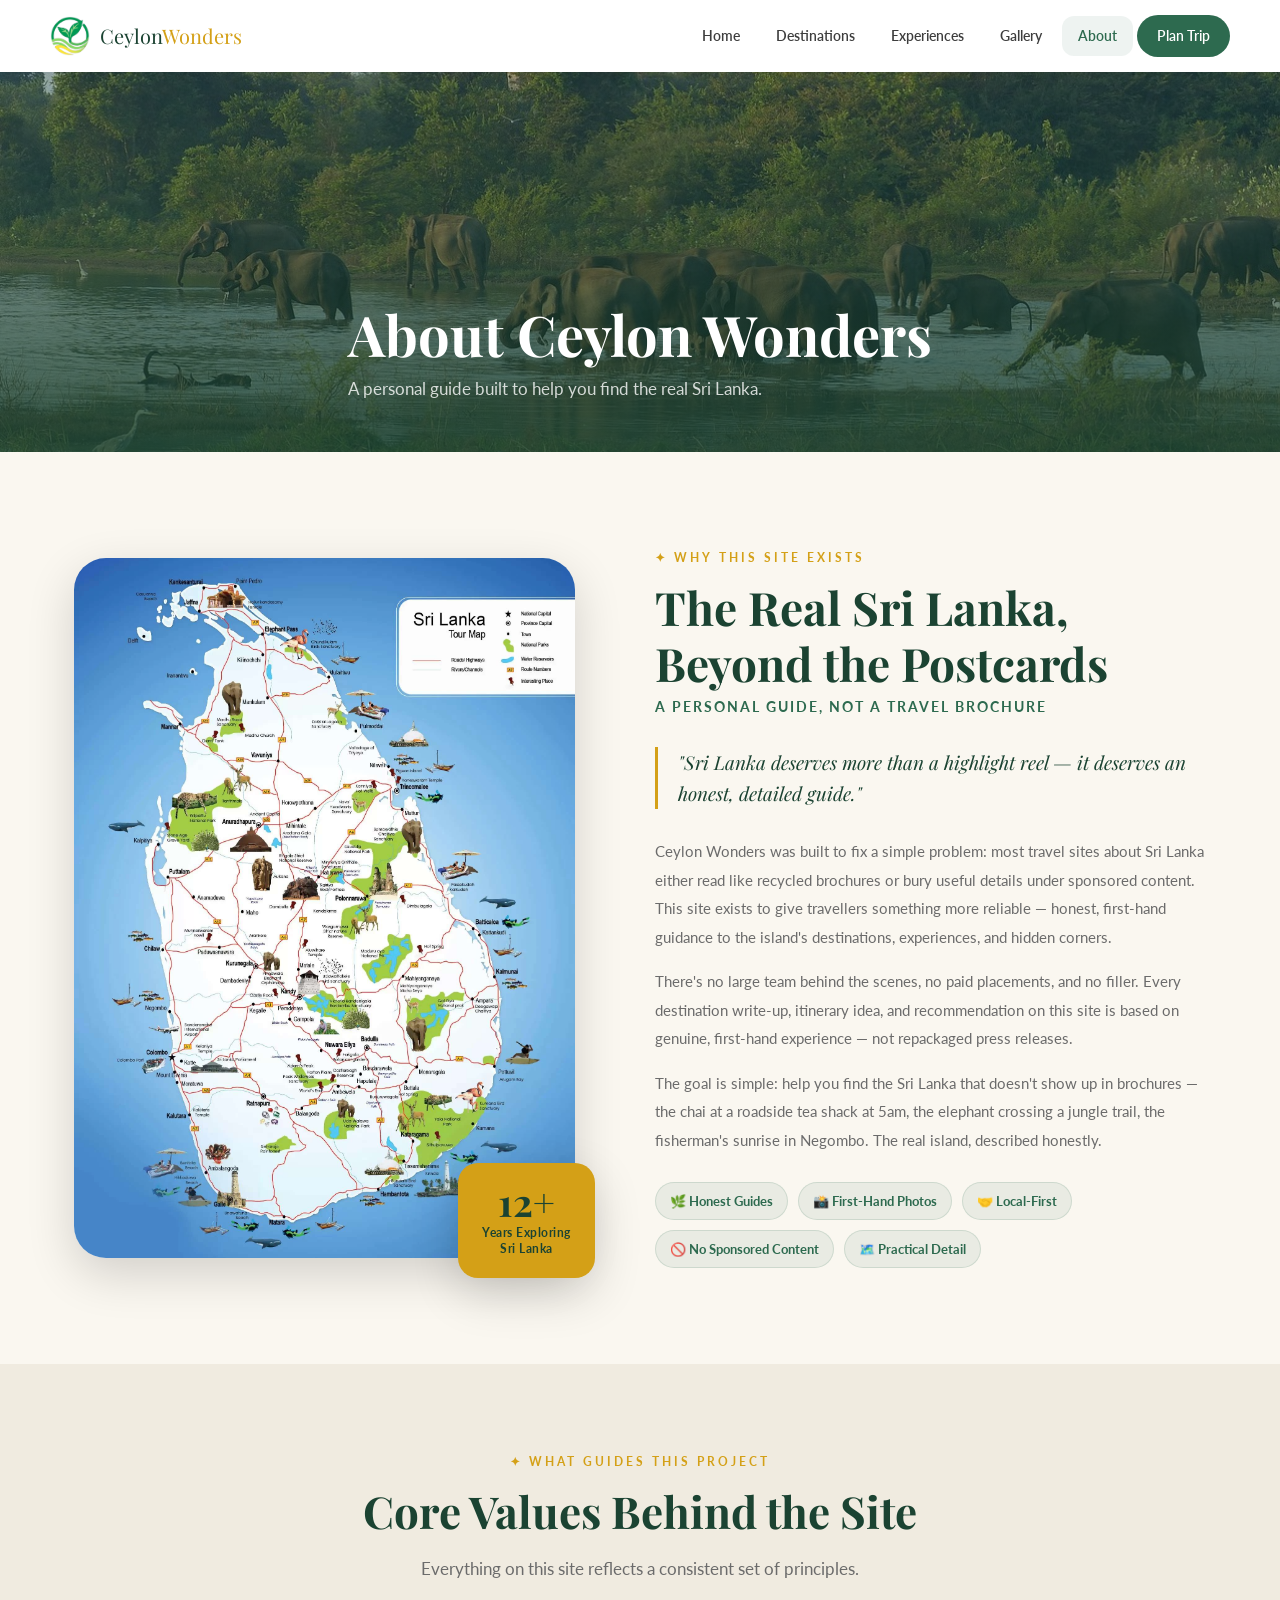
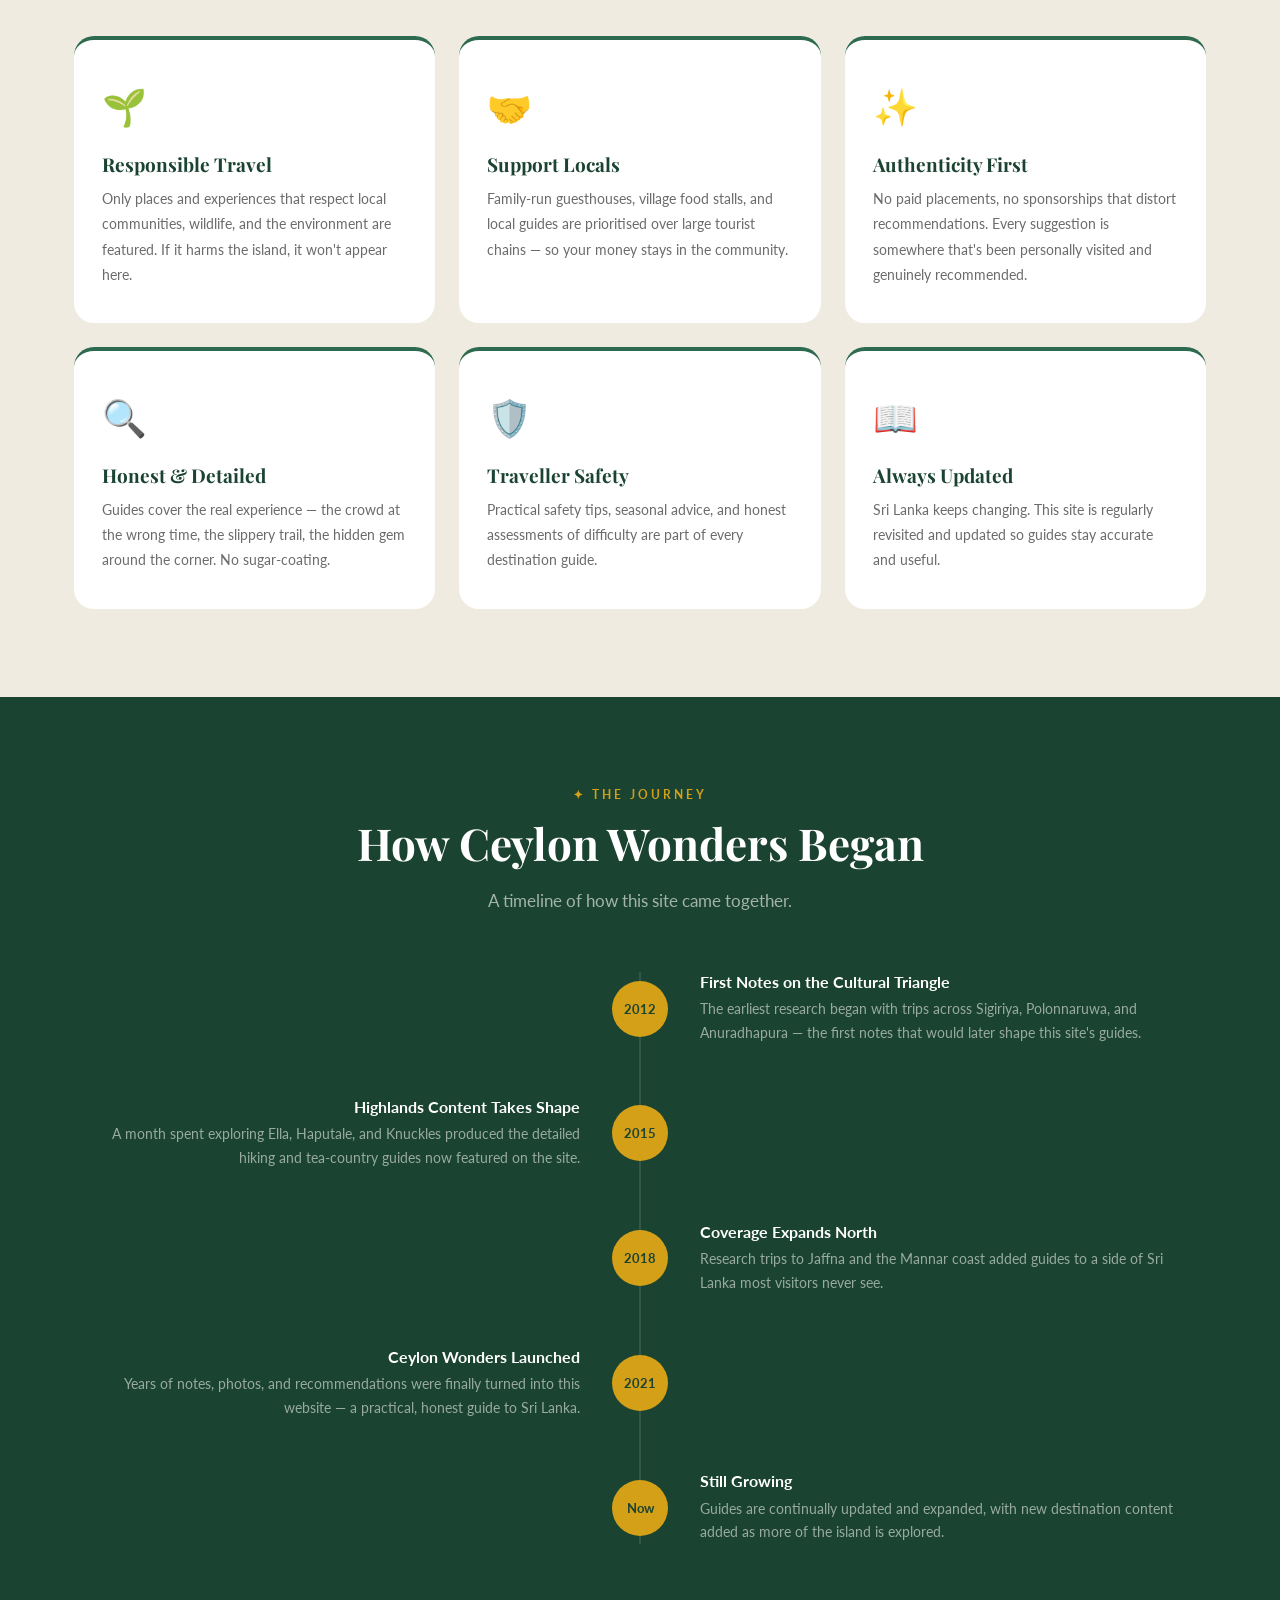
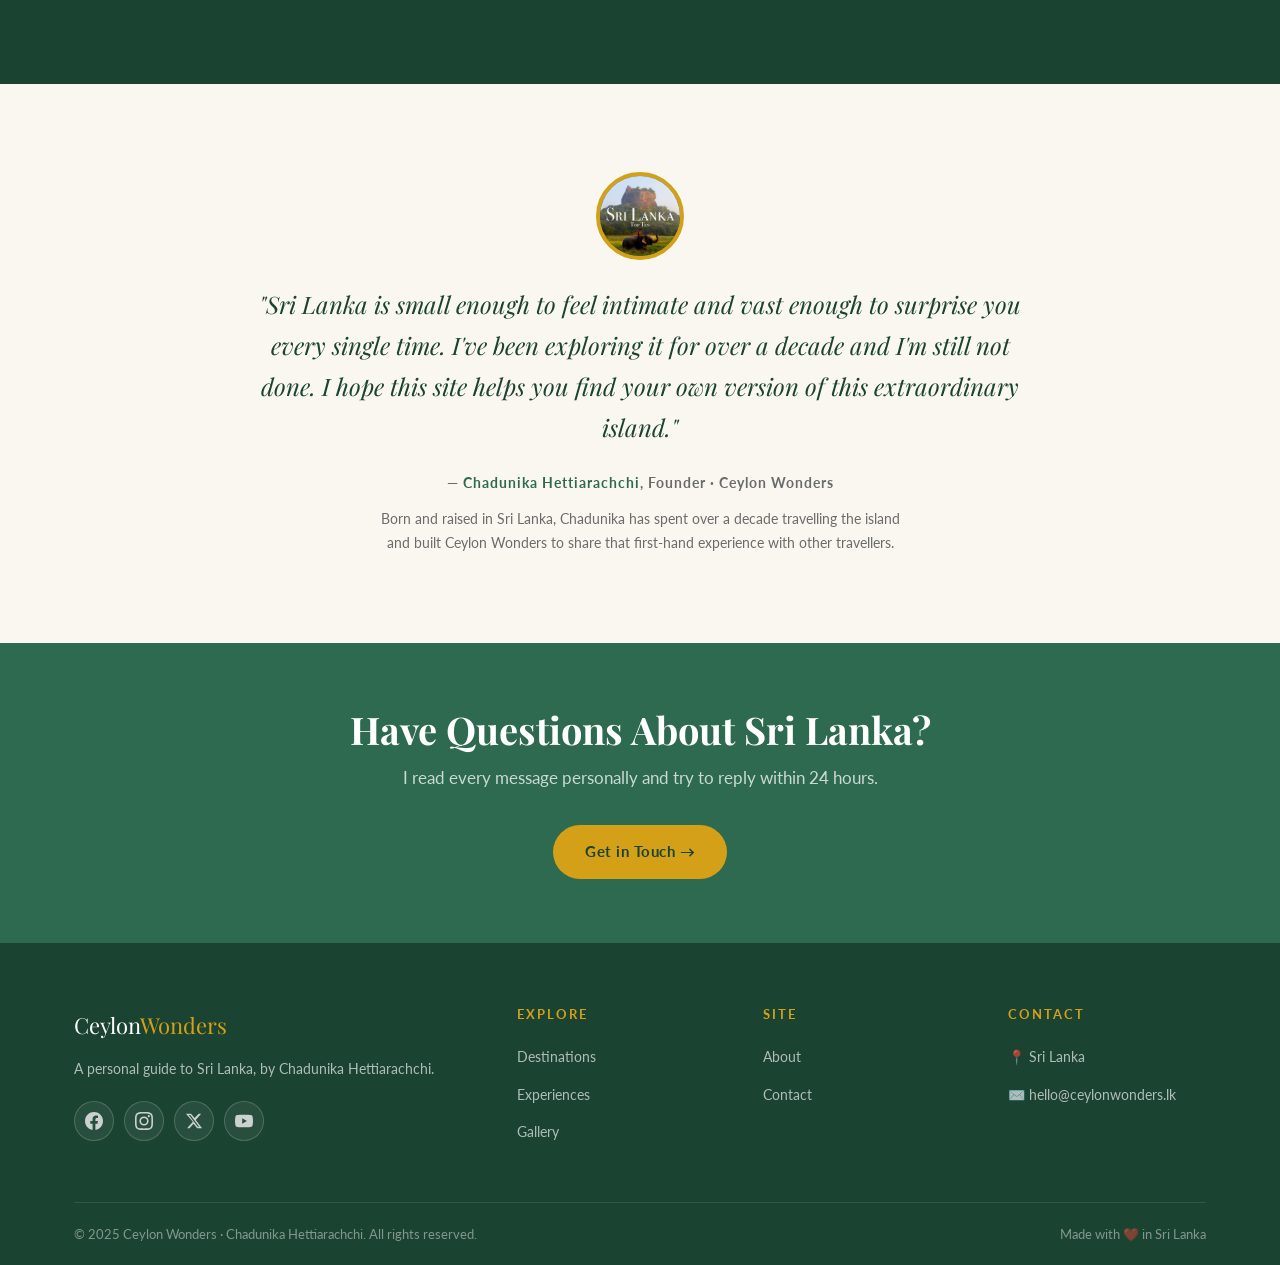
<file: About.html>
<!DOCTYPE html>
<html lang="en">
<head>
  <meta charset="UTF-8" />
  <meta name="viewport" content="width=device-width, initial-scale=1.0" />
  <title>About — Ceylon Wonders</title>
  <link rel="preconnect" href="https://fonts.googleapis.com" />
  <link href="https://fonts.googleapis.com/css2?family=Playfair+Display:ital,wght@0,400;0,700;1,400&family=Lato:wght@400;600;700&display=swap" rel="stylesheet" />
  <link rel="stylesheet" href="Style.css" />
  <link rel="icon" type="image/png" sizes="32x32" href="images/favicon-32.png" />
<link rel="icon" type="image/png" sizes="16x16" href="images/favicon-16.png" />
<link rel="apple-touch-icon" href="images/favicon-192.png" />
  <style>
    /* ── FOUNDER HERO ── */
    .founder-section { padding: 96px 0; }
    .founder-grid { display: grid; grid-template-columns: 1fr 1.1fr; gap: 80px; align-items: center; }

    .founder-img-wrap { position: relative; }
    .founder-img {
      border-radius: var(--radius-xl);
      overflow: hidden;
      height: 700px;
      box-shadow: var(--shadow-lg);
    }
    .founder-img img { height: 100%; width: 100%; object-fit: cover; }
    .founder-badge {
      position: absolute;
      bottom: -20px; right: -20px;
      background: var(--gold);
      color: var(--green-dark);
      border-radius: var(--radius-lg);
      padding: 20px 24px;
      box-shadow: var(--shadow-lg);
      text-align: center;
    }
    .founder-badge .big { font-family: 'Playfair Display', serif; font-size: 38px; font-weight: 700; display: block; line-height: 1; }
    .founder-badge .small { font-size: 12px; font-weight: 700; letter-spacing: 0.5px; line-height: 1.4; display: block; margin-top: 4px; }

    .founder-text .section-label { color: var(--gold); }
    .founder-name {
      font-size: clamp(30px, 4vw, 46px);
      color: var(--green-dark);
      margin-bottom: 4px;
    }
    .founder-title {
      font-family: 'Lato', sans-serif;
      font-size: 14px;
      font-weight: 700;
      letter-spacing: 2px;
      text-transform: uppercase;
      color: var(--green-mid);
      margin-bottom: 28px;
      display: block;
    }
    .founder-text blockquote {
      border-left: 3px solid var(--gold);
      padding-left: 20px;
      margin: 0 0 28px;
      font-family: 'Playfair Display', serif;
      font-size: 19px;
      font-style: italic;
      color: var(--green-dark);
      line-height: 1.65;
    }
    .founder-text p { color: var(--text-muted); line-height: 1.9; margin-bottom: 16px; font-size: 15px; }

    .founder-tags { display: flex; gap: 10px; flex-wrap: wrap; margin-top: 28px; }
    .founder-tag {
      display: inline-flex;
      align-items: center;
      gap: 6px;
      background: rgba(45,106,79,0.08);
      color: var(--green-mid);
      border: 1px solid rgba(45,106,79,0.15);
      font-size: 13px;
      font-weight: 700;
      padding: 7px 14px;
      border-radius: 100px;
    }

    /* ── STORY TIMELINE ── */
    .story-section { background: var(--green-dark); padding: 88px 0; }
    .story-section .section-label { color: var(--gold); }
    .story-section .section-title { color: var(--white); }
    .story-section .section-subtitle { color: rgba(255,255,255,0.6); }

    .timeline { margin-top: 56px; position: relative; }
    .timeline::before {
      content: '';
      position: absolute;
      left: 50%; top: 0; bottom: 0;
      width: 2px;
      background: rgba(255,255,255,0.1);
      transform: translateX(-50%);
    }
    .tl-item {
      display: grid;
      grid-template-columns: 1fr 56px 1fr;
      align-items: center;
      margin-bottom: 52px;
    }
    .tl-year {
      width: 56px; height: 56px;
      background: var(--gold);
      border-radius: 50%;
      display: flex; align-items: center; justify-content: center;
      font-family: 'Lato', sans-serif;
      font-weight: 700;
      font-size: 13px;
      color: var(--green-dark);
      z-index: 2;
      justify-self: center;
      flex-shrink: 0;
    }
    .tl-text { padding: 0 32px; }
    .tl-text h4 { font-family: 'Lato', sans-serif; font-weight: 700; font-size: 16px; color: var(--white); margin-bottom: 6px; }
    .tl-text p { font-size: 14px; color: rgba(255,255,255,0.55); line-height: 1.7; }
    .tl-right { text-align: right; }
    .tl-left  { text-align: left; }
    .tl-empty { }

    /* ── VALUES ── */
    .values-section { background: var(--cream-dark); padding: 88px 0; }
    .values-grid { display: grid; grid-template-columns: repeat(3, 1fr); gap: 24px; margin-top: 52px; }
    .value-card {
      background: var(--white);
      border-radius: var(--radius-lg);
      padding: 36px 28px;
      border-top: 4px solid var(--green-mid);
      transition: var(--transition);
    }
    .value-card:hover { transform: translateY(-4px); box-shadow: var(--shadow-md); }
    .value-icon { font-size: 36px; margin-bottom: 16px; }
    .value-card h3 { font-size: 19px; color: var(--green-dark); margin-bottom: 10px; }
    .value-card p { font-size: 14px; color: var(--text-muted); line-height: 1.8; }

    /* ── PERSONAL NOTE ── */
    .personal-note { padding: 88px 0; }
    .note-inner {
      max-width: 780px;
      margin: 0 auto;
      text-align: center;
    }
    .note-avatar {
      width: 88px; height: 88px;
      border-radius: 50%;
      background: var(--green-mid);
      display: flex; align-items: center; justify-content: center;
      font-family: 'Playfair Display', serif;
      font-size: 36px;
      font-weight: 700;
      color: var(--white);
      margin: 0 auto 24px;
      border: 4px solid var(--gold);
    }
    .note-inner blockquote {
      font-family: 'Playfair Display', serif;
      font-size: clamp(18px, 2.5vw, 24px);
      font-style: italic;
      color: var(--green-dark);
      line-height: 1.7;
      margin: 0 0 24px;
    }
    .note-inner .note-sig {
      font-family: 'Lato', sans-serif;
      font-size: 14px;
      font-weight: 700;
      color: var(--text-muted);
      letter-spacing: 1px;
    }
    .note-inner .note-sig span { color: var(--green-mid); }

    /* ── RESPONSIVE ── */
    @media (max-width: 900px) {
      .founder-grid { grid-template-columns: 1fr; gap: 48px; }
      .founder-img { height: 360px; }
      .founder-badge { bottom: 12px; right: 12px; }
      .values-grid { grid-template-columns: 1fr 1fr; }
      .timeline::before { left: 27px; }
      .tl-item { grid-template-columns: 56px 1fr; }
      .tl-right { display: none; }
      .tl-year { justify-self: start; }
    }
    @media (max-width: 640px) {
      .values-grid { grid-template-columns: 1fr; }
    }
  </style>
</head>
<body>

  <nav class="navbar scrolled" id="navbar">
    <div class="nav-inner">
      <a href="index.html" class="nav-logo" >
       <div class="nav-logo-icon" style="background:none;border-radius:0;box-shadow:none;">
	   <img src="images/logo.png" alt="Ceylon Wonders logo" style="width:100%;height:100%;object-fit:contain;" />
       </div>
        <span class="nav-logo-text">Ceylon<span>Wonders</span></span>
      </a>
      <div class="nav-links">
        <a href="index.html">Home</a>
        <a href="destinations.html">Destinations</a>
        <a href="experiences.html">Experiences</a>
        <a href="gallery.html">Gallery</a>
        <a href="about.html" class="active">About</a>
        <a href="contact.html" class="nav-cta">Plan Trip</a>
      </div>
      <div class="nav-hamburger" id="hamburger"><span></span><span></span><span></span></div>
    </div>
    <div class="nav-mobile" id="nav-mobile">
      <a href="index.html">Home</a>
      <a href="destinations.html">Destinations</a>
      <a href="experiences.html">Experiences</a>
      <a href="gallery.html">Gallery</a>
      <a href="about.html">About</a>
      <a href="contact.html">Plan Trip</a>
    </div>
  </nav>

  <div style="height:72px;"></div>

  <!-- PAGE HERO -->
  <div class="page-hero">
    <div class="page-hero-bg" style="background-image: url('images/s2.jpg');"></div>
    <div class="page-hero-overlay"></div>
    <div class="container">
      <div class="page-hero-content">
        <h1>About Ceylon Wonders</h1>
        <p>A personal guide built to help you find the real Sri Lanka.</p>
      </div>
    </div>
  </div>

  <!-- PURPOSE -->
  <section class="founder-section">
    <div class="container">
      <div class="founder-grid">

        <div class="founder-img-wrap">
          <div class="founder-img">
            <img src="images/large-detailed-tourist-map-of-sri-lanka.jpg" alt="Sri Lanka landscape" />
          </div>
          <div class="founder-badge">
            <span class="big">12+</span>
            <span class="small">Years Exploring<br/>Sri Lanka</span>
          </div>
        </div>

        <div class="founder-text">
          <span class="section-label">✦ Why This Site Exists</span>
          <h2 class="founder-name">The Real Sri Lanka, Beyond the Postcards</h2>
          <span class="founder-title">A Personal Guide, Not a Travel Brochure</span>

          <blockquote>
            "Sri Lanka deserves more than a highlight reel — it deserves an honest, detailed guide."
          </blockquote>

          <p>Ceylon Wonders was built to fix a simple problem: most travel sites about Sri Lanka either read like recycled brochures or bury useful details under sponsored content. This site exists to give travellers something more reliable — honest, first-hand guidance to the island's destinations, experiences, and hidden corners.</p>

          <p>There's no large team behind the scenes, no paid placements, and no filler. Every destination write-up, itinerary idea, and recommendation on this site is based on genuine, first-hand experience — not repackaged press releases.</p>

          <p>The goal is simple: help you find the Sri Lanka that doesn't show up in brochures — the chai at a roadside tea shack at 5am, the elephant crossing a jungle trail, the fisherman's sunrise in Negombo. The real island, described honestly.</p>

          <div class="founder-tags">
            <span class="founder-tag">🌿 Honest Guides</span>
            <span class="founder-tag">📸 First-Hand Photos</span>
            <span class="founder-tag">🤝 Local-First</span>
            <span class="founder-tag">🚫 No Sponsored Content</span>
            <span class="founder-tag">🗺️ Practical Detail</span>
          </div>
        </div>

      </div>
    </div>
  </section>

  <!-- VALUES -->
  <section class="values-section">
    <div class="container">
      <div style="text-align:center;">
        <span class="section-label">✦ What Guides This Project</span>
        <h2 class="section-title">Core Values Behind the Site</h2>
        <p class="section-subtitle" style="margin: 0 auto;">Everything on this site reflects a consistent set of principles.</p>
      </div>
      <div class="values-grid">
        <div class="value-card">
          <div class="value-icon">🌱</div>
          <h3>Responsible Travel</h3>
          <p>Only places and experiences that respect local communities, wildlife, and the environment are featured. If it harms the island, it won't appear here.</p>
        </div>
        <div class="value-card">
          <div class="value-icon">🤝</div>
          <h3>Support Locals</h3>
          <p>Family-run guesthouses, village food stalls, and local guides are prioritised over large tourist chains — so your money stays in the community.</p>
        </div>
        <div class="value-card">
          <div class="value-icon">✨</div>
          <h3>Authenticity First</h3>
          <p>No paid placements, no sponsorships that distort recommendations. Every suggestion is somewhere that's been personally visited and genuinely recommended.</p>
        </div>
        <div class="value-card">
          <div class="value-icon">🔍</div>
          <h3>Honest & Detailed</h3>
          <p>Guides cover the real experience — the crowd at the wrong time, the slippery trail, the hidden gem around the corner. No sugar-coating.</p>
        </div>
        <div class="value-card">
          <div class="value-icon">🛡️</div>
          <h3>Traveller Safety</h3>
          <p>Practical safety tips, seasonal advice, and honest assessments of difficulty are part of every destination guide.</p>
        </div>
        <div class="value-card">
          <div class="value-icon">📖</div>
          <h3>Always Updated</h3>
          <p>Sri Lanka keeps changing. This site is regularly revisited and updated so guides stay accurate and useful.</p>
        </div>
      </div>
    </div>
  </section>

  <!-- MY STORY TIMELINE -->
  <section class="story-section">
    <div class="container">
      <div style="text-align:center;">
        <span class="section-label">✦ The Journey</span>
        <h2 class="section-title">How Ceylon Wonders Began</h2>
        <p class="section-subtitle" style="color:rgba(255,255,255,0.6); margin: 0 auto;">A timeline of how this site came together.</p>
      </div>
      <div class="timeline">

        <div class="tl-item">
          <div class="tl-text tl-right tl-empty"></div>
          <div class="tl-year">2012</div>
          <div class="tl-text tl-left">
            <h4>First Notes on the Cultural Triangle</h4>
            <p>The earliest research began with trips across Sigiriya, Polonnaruwa, and Anuradhapura — the first notes that would later shape this site's guides.</p>
          </div>
        </div>

        <div class="tl-item">
          <div class="tl-text tl-right">
            <h4>Highlands Content Takes Shape</h4>
            <p>A month spent exploring Ella, Haputale, and Knuckles produced the detailed hiking and tea-country guides now featured on the site.</p>
          </div>
          <div class="tl-year">2015</div>
          <div class="tl-text tl-left tl-empty"></div>
        </div>

        <div class="tl-item">
          <div class="tl-text tl-right tl-empty"></div>
          <div class="tl-year">2018</div>
          <div class="tl-text tl-left">
            <h4>Coverage Expands North</h4>
            <p>Research trips to Jaffna and the Mannar coast added guides to a side of Sri Lanka most visitors never see.</p>
          </div>
        </div>

        <div class="tl-item">
          <div class="tl-text tl-right">
            <h4>Ceylon Wonders Launched</h4>
            <p>Years of notes, photos, and recommendations were finally turned into this website — a practical, honest guide to Sri Lanka.</p>
          </div>
          <div class="tl-year">2021</div>
          <div class="tl-text tl-left tl-empty"></div>
        </div>

        <div class="tl-item">
          <div class="tl-text tl-right tl-empty"></div>
          <div class="tl-year">Now</div>
          <div class="tl-text tl-left">
            <h4>Still Growing</h4>
            <p>Guides are continually updated and expanded, with new destination content added as more of the island is explored.</p>
          </div>
        </div>

      </div>
    </div>
  </section>

  <!-- FOUNDER NOTE -->
  <section class="personal-note">
    <div class="container">
      <div class="note-inner">
        <div class="note-avatar">
          <img src="images/hq720.jpg" alt="Chadunika Hettiarachchi" style="width:100%;height:100%;border-radius:50%;object-fit:cover;" />
        </div>
        <blockquote>
          "Sri Lanka is small enough to feel intimate and vast enough to surprise you every single time. I've been exploring it for over a decade and I'm still not done. I hope this site helps you find your own version of this extraordinary island."
        </blockquote>
        <p class="note-sig">— <span>Chadunika Hettiarachchi</span>, Founder · Ceylon Wonders</p>
        <p style="font-size:14px; color:var(--text-muted); max-width:520px; margin:12px auto 0; line-height:1.7;">Born and raised in Sri Lanka, Chadunika has spent over a decade travelling the island and built Ceylon Wonders to share that first-hand experience with other travellers.</p>
      </div>
    </div>
  </section>

  <!-- CTA -->
  <section style="background:var(--green-mid); padding:64px 0; text-align:center;">
    <div class="container">
      <h2 style="color:var(--white); font-size:clamp(24px,3.5vw,38px); margin-bottom:12px;">Have Questions About Sri Lanka?</h2>
      <p style="color:rgba(255,255,255,0.75); font-size:17px; margin-bottom:32px;">I read every message personally and try to reply within 24 hours.</p>
      <a href="contact.html" class="btn-primary" style="background:var(--gold); color:var(--green-dark);">Get in Touch →</a>
    </div>
  </section>

  <footer>
    <div class="container">
      <div class="footer-grid">
        <div class="footer-brand">
          <span class="nav-logo-text">Ceylon<span style="color:var(--gold)">Wonders</span></span>
          <p>A personal guide to Sri Lanka, by Chadunika Hettiarachchi.</p>
          <div class="footer-social">
            <a href="#" class="fb" aria-label="Facebook">
              <svg viewBox="0 0 24 24" xmlns="http://www.w3.org/2000/svg"><path d="M24 12.073C24 5.405 18.627 0 12 0S0 5.405 0 12.073C0 18.1 4.388 23.094 10.125 24v-8.437H7.078v-3.49h3.047V9.41c0-3.025 1.792-4.697 4.533-4.697 1.312 0 2.686.236 2.686.236v2.97h-1.513c-1.491 0-1.956.93-1.956 1.886v2.268h3.328l-.532 3.49h-2.796V24C19.612 23.094 24 18.1 24 12.073z"/></svg>
            </a>
            <a href="#" class="ig" aria-label="Instagram">
              <svg viewBox="0 0 24 24" xmlns="http://www.w3.org/2000/svg"><path d="M12 2.163c3.204 0 3.584.012 4.85.07 3.252.148 4.771 1.691 4.919 4.919.058 1.265.069 1.645.069 4.849 0 3.205-.012 3.584-.069 4.849-.149 3.225-1.664 4.771-4.919 4.919-1.266.058-1.644.07-4.85.07-3.204 0-3.584-.012-4.849-.07-3.26-.149-4.771-1.699-4.919-4.92-.058-1.265-.07-1.644-.07-4.849 0-3.204.013-3.583.07-4.849.149-3.227 1.664-4.771 4.919-4.919 1.266-.057 1.645-.069 4.849-.069zM12 0C8.741 0 8.333.014 7.053.072 2.695.272.273 2.69.073 7.052.014 8.333 0 8.741 0 12c0 3.259.014 3.668.072 4.948.2 4.358 2.618 6.78 6.98 6.98C8.333 23.986 8.741 24 12 24c3.259 0 3.668-.014 4.948-.072 4.354-.2 6.782-2.618 6.979-6.98.059-1.28.073-1.689.073-4.948 0-3.259-.014-3.667-.072-4.947-.196-4.354-2.617-6.78-6.979-6.98C15.668.014 15.259 0 12 0zm0 5.838a6.162 6.162 0 100 12.324 6.162 6.162 0 000-12.324zM12 16a4 4 0 110-8 4 4 0 010 8zm6.406-11.845a1.44 1.44 0 100 2.881 1.44 1.44 0 000-2.881z"/></svg>
            </a>
            <a href="#" class="tw" aria-label="X (Twitter)">
              <svg viewBox="0 0 24 24" xmlns="http://www.w3.org/2000/svg"><path d="M18.244 2.25h3.308l-7.227 8.26 8.502 11.24H16.17l-4.714-6.231-5.401 6.231H2.746l7.73-8.835L1.254 2.25H8.08l4.713 5.894 5.45-5.894zm-1.161 17.52h1.833L7.084 4.126H5.117z"/></svg>
            </a>
            <a href="#" class="yt" aria-label="YouTube">
              <svg viewBox="0 0 24 24" xmlns="http://www.w3.org/2000/svg"><path d="M23.495 6.205a3.007 3.007 0 00-2.088-2.088c-1.87-.501-9.396-.501-9.396-.501s-7.507-.01-9.396.501A3.007 3.007 0 00.527 6.205a31.247 31.247 0 00-.522 5.805 31.247 31.247 0 00.522 5.783 3.007 3.007 0 002.088 2.088c1.868.502 9.396.502 9.396.502s7.506 0 9.396-.502a3.007 3.007 0 002.088-2.088 31.247 31.247 0 00.5-5.783 31.247 31.247 0 00-.5-5.805zM9.609 15.601V8.408l6.264 3.602z"/></svg>
            </a>
          </div>
        </div>
        <div class="footer-col"><h4>Explore</h4><ul><li><a href="destinations.html">Destinations</a></li><li><a href="experiences.html">Experiences</a></li><li><a href="gallery.html">Gallery</a></li></ul></div>
        <div class="footer-col"><h4>Site</h4><ul><li><a href="about.html">About</a></li><li><a href="contact.html">Contact</a></li></ul></div>
        <div class="footer-col"><h4>Contact</h4><ul><li><a href="#">📍 Sri Lanka</a></li><li><a href="#">✉️ hello@ceylonwonders.lk</a></li></ul></div>
      </div>
      <div class="footer-bottom">
        <span>© 2025 Ceylon Wonders · Chadunika Hettiarachchi. All rights reserved.</span>
        <span>Made with ❤️ in Sri Lanka</span>
      </div>
    </div>
  </footer>

  <script>
    document.getElementById('hamburger').addEventListener('click', function() {
      document.getElementById('nav-mobile').classList.toggle('open');
    });
  </script>
</body>
</html>
</file>
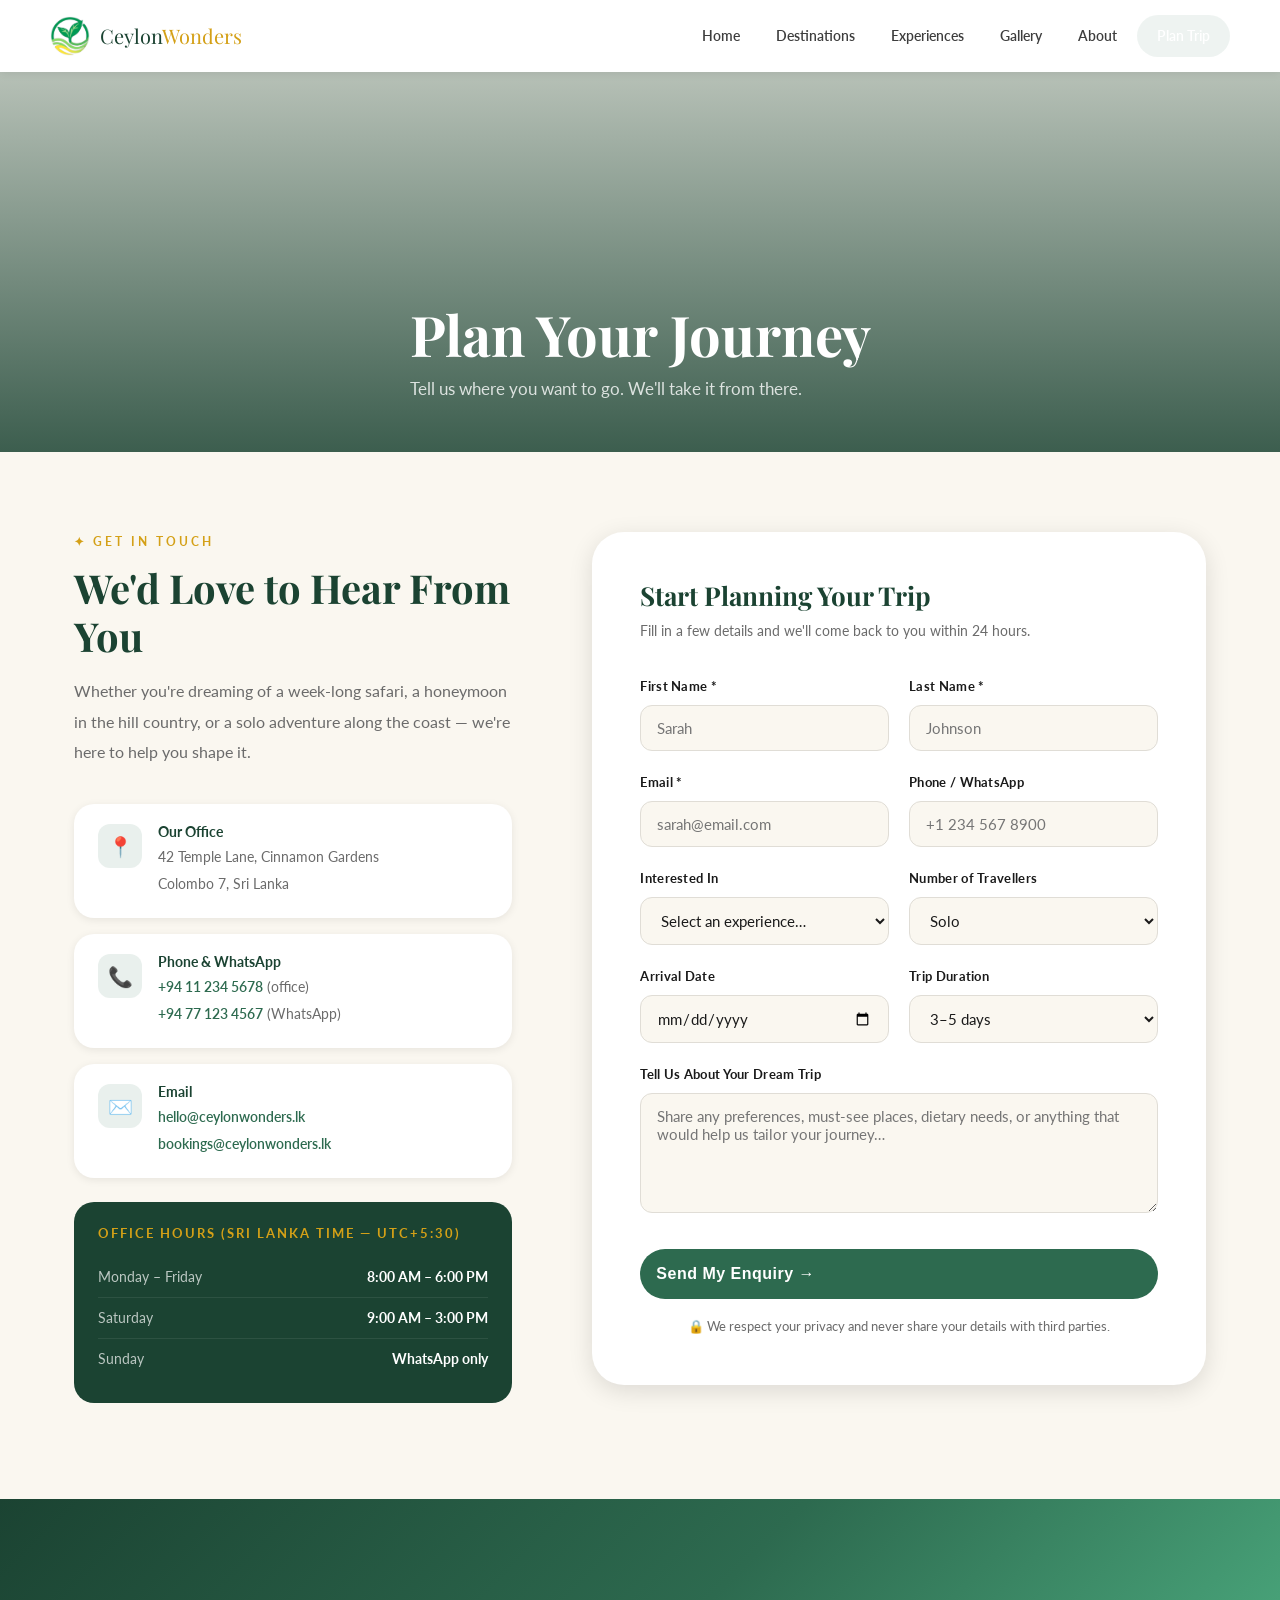
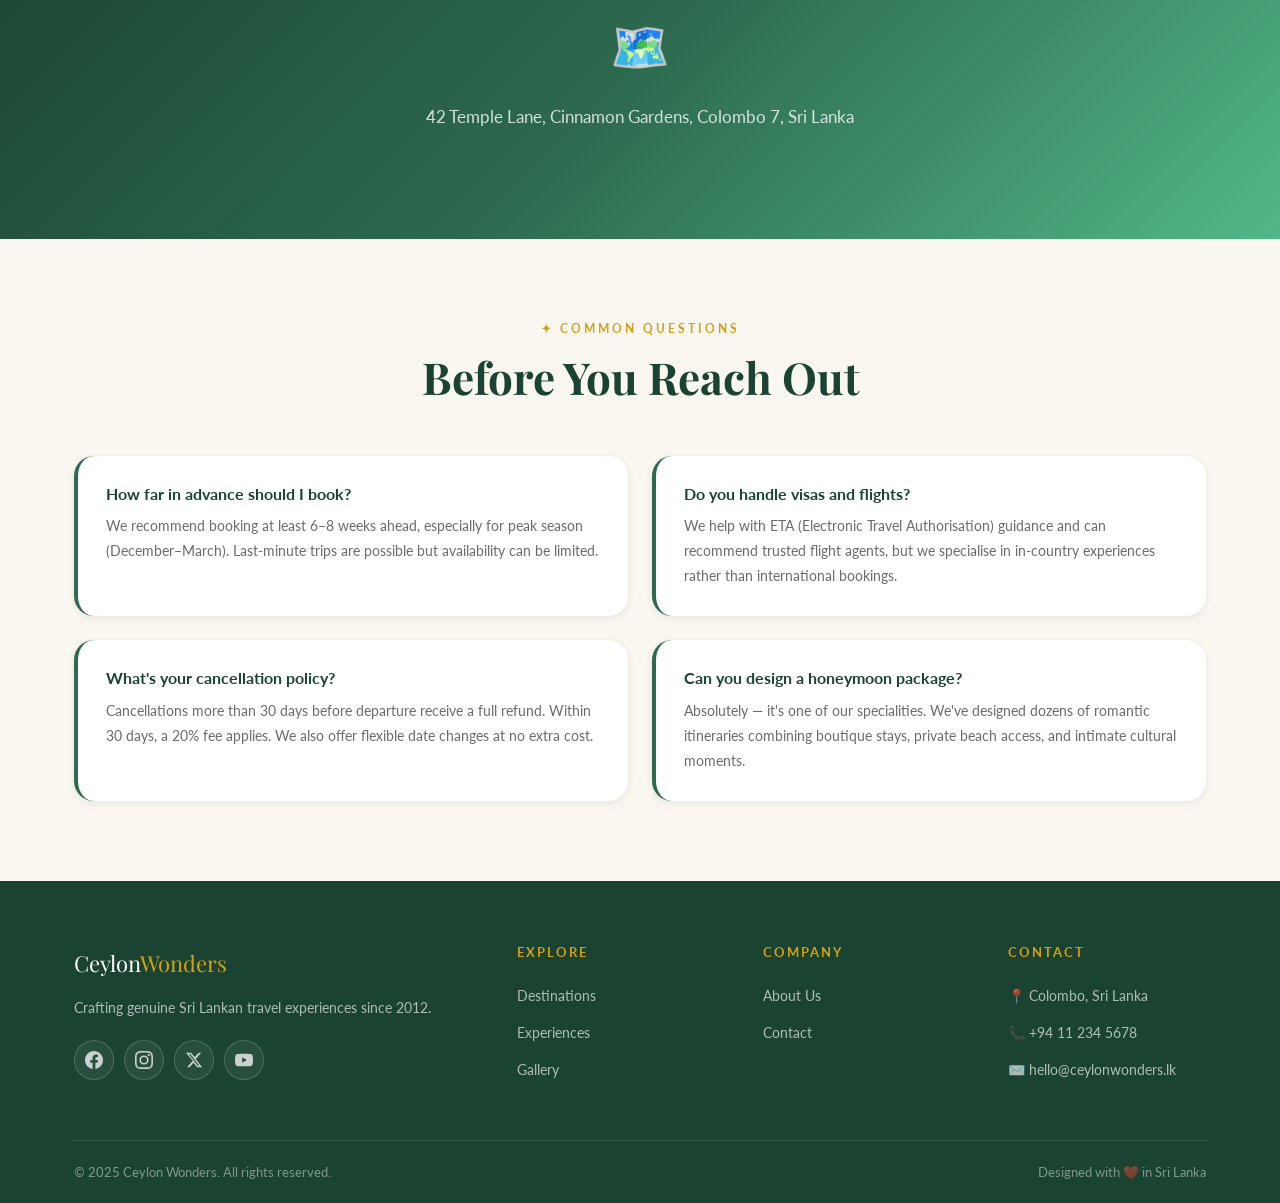
<file: Contact.html>
<!DOCTYPE html>
<html lang="en">
<head>
  <meta charset="UTF-8" />
  <meta name="viewport" content="width=device-width, initial-scale=1.0" />
  <title>Contact Us — Ceylon Wonders</title>
  <link rel="preconnect" href="https://fonts.googleapis.com" />
  <link href="https://fonts.googleapis.com/css2?family=Playfair+Display:ital,wght@0,400;0,700;1,400&family=Lato:wght@400;600;700&display=swap" rel="stylesheet" />
  <link rel="stylesheet" href="Style.css" />
  <link rel="icon" type="image/png" sizes="32x32" href="images/favicon-32.png" />
  <link rel="icon" type="image/png" sizes="16x16" href="images/favicon-16.png" />
  <link rel="apple-touch-icon" href="images/favicon-192.png" />
  <link rel="icon" type="image/png" sizes="32x32" href="images/favicon-32.png" />
  <link rel="icon" type="image/png" sizes="16x16" href="images/favicon-16.png" />
  <link rel="apple-touch-icon" href="images/favicon-192.png" />
  <style>
    .contact-section { padding: 80px 0 96px; }
    .contact-grid { display: grid; grid-template-columns: 1fr 1.4fr; gap: 80px; align-items: start; }

    .contact-info h2 { font-size: clamp(28px, 4vw, 40px); color: var(--green-dark); margin-bottom: 16px; }
    .contact-info p { color: var(--text-muted); line-height: 1.9; margin-bottom: 36px; }

    .info-card {
      background: var(--white);
      border-radius: var(--radius-lg);
      padding: 20px 24px;
      margin-bottom: 16px;
      display: flex;
      align-items: flex-start;
      gap: 16px;
      box-shadow: var(--shadow-sm);
    }
    .info-card-icon {
      width: 44px; height: 44px;
      background: rgba(45,106,79,0.1);
      border-radius: var(--radius-md);
      display: flex; align-items: center; justify-content: center;
      font-size: 20px;
      flex-shrink: 0;
    }
    .info-card-text h4 { font-family: 'Lato', sans-serif; font-size: 14px; font-weight: 700; color: var(--green-dark); margin-bottom: 4px; }
    .info-card-text p { font-size: 14px; color: var(--text-muted); margin: 0; }
    .info-card-text a { color: var(--green-mid); font-weight: 600; }

    .hours-block { background: var(--green-dark); border-radius: var(--radius-lg); padding: 24px; margin-top: 24px; }
    .hours-block h4 { font-family: 'Lato', sans-serif; font-size: 13px; font-weight: 700; letter-spacing: 2px; text-transform: uppercase; color: var(--gold); margin-bottom: 16px; }
    .hours-row { display: flex; justify-content: space-between; align-items: center; padding: 8px 0; border-bottom: 1px solid rgba(255,255,255,0.08); }
    .hours-row:last-child { border-bottom: none; }
    .hours-row span { font-size: 14px; color: rgba(255,255,255,0.7); }
    .hours-row strong { font-size: 14px; color: var(--white); }

    /* FORM */
    .contact-form-wrap {
      background: var(--white);
      border-radius: var(--radius-xl);
      padding: 48px;
      box-shadow: var(--shadow-md);
    }
    .form-header { margin-bottom: 32px; }
    .form-header h3 { font-size: 26px; color: var(--green-dark); margin-bottom: 8px; }
    .form-header p { font-size: 14px; color: var(--text-muted); }

    .form-row { display: grid; grid-template-columns: 1fr 1fr; gap: 20px; }
    .form-group { margin-bottom: 20px; }
    .form-group label { display: block; font-size: 13px; font-weight: 700; color: var(--text-dark); margin-bottom: 8px; letter-spacing: 0.3px; }
    .form-group input,
    .form-group select,
    .form-group textarea {
      width: 100%;
      padding: 13px 16px;
      border: 1.5px solid #E0DDD6;
      border-radius: var(--radius-md);
      font-size: 15px;
      font-family: 'Lato', sans-serif;
      color: var(--text-dark);
      background: var(--cream);
      transition: var(--transition);
      outline: none;
    }
    .form-group input:focus,
    .form-group select:focus,
    .form-group textarea:focus { border-color: var(--green-mid); background: var(--white); box-shadow: 0 0 0 3px rgba(45,106,79,0.1); }
    .form-group textarea { resize: vertical; min-height: 120px; }
    .form-group select { cursor: pointer; }

    .form-submit { width: 100%; padding: 16px; font-size: 16px; border-radius: var(--radius-xl); margin-top: 8px; }
    .form-note { text-align: center; margin-top: 16px; font-size: 13px; color: var(--text-muted); }

    .success-msg {
      display: none;
      background: rgba(82,183,136,0.12);
      border: 1.5px solid var(--green-light);
      border-radius: var(--radius-md);
      padding: 20px 24px;
      color: var(--green-dark);
      font-size: 15px;
      text-align: center;
      margin-top: 20px;
    }

    /* MAP PLACEHOLDER */
    .map-section { background: var(--cream-dark); padding: 0; height: 340px; position: relative; overflow: hidden; }
    .map-placeholder {
      width: 100%; height: 100%;
      background: linear-gradient(135deg, #1B4332 0%, #2D6A4F 50%, #52B788 100%);
      display: flex;
      align-items: center;
      justify-content: center;
      flex-direction: column;
      gap: 16px;
    }
    .map-placeholder span { font-size: 48px; }
    .map-placeholder p { color: rgba(255,255,255,0.8); font-size: 17px; }

    /* FAQ */
    .faq-section { padding: 80px 0; }
    .faq-grid { display: grid; grid-template-columns: 1fr 1fr; gap: 24px; margin-top: 52px; }
    .faq-item {
      background: var(--white);
      border-radius: var(--radius-lg);
      padding: 28px;
      box-shadow: var(--shadow-sm);
      border-left: 4px solid var(--green-mid);
    }
    .faq-item h4 { font-family: 'Lato', sans-serif; font-size: 16px; font-weight: 700; color: var(--green-dark); margin-bottom: 10px; }
    .faq-item p { font-size: 14px; color: var(--text-muted); line-height: 1.8; }

    @media (max-width: 900px) {
      .contact-grid { grid-template-columns: 1fr; gap: 48px; }
      .faq-grid { grid-template-columns: 1fr; }
    }
    @media (max-width: 640px) {
      .form-row { grid-template-columns: 1fr; }
      .contact-form-wrap { padding: 28px 20px; }
    }
  </style>
</head>
<body>

  <nav class="navbar scrolled" id="navbar">
    <div class="nav-inner">
      <a href="index.html" class="nav-logo">
        <div class="nav-logo-icon" style="background:none;border-radius:0;box-shadow:none;">
	   <img src="images/logo.png" alt="Ceylon Wonders logo" style="width:100%;height:100%;object-fit:contain;" />
       </div>
        <span class="nav-logo-text">Ceylon<span>Wonders</span></span>
      </a>
      <div class="nav-links">
        <a href="index.html">Home</a>
        <a href="destinations.html">Destinations</a>
        <a href="experiences.html">Experiences</a>
        <a href="gallery.html">Gallery</a>
        <a href="about.html">About</a>
        <a href="contact.html" class="active nav-cta">Plan Trip</a>
      </div>
      <div class="nav-hamburger" id="hamburger"><span></span><span></span><span></span></div>
    </div>
    <div class="nav-mobile" id="nav-mobile">
      <a href="index.html">Home</a>
      <a href="destinations.html">Destinations</a>
      <a href="experiences.html">Experiences</a>
      <a href="gallery.html">Gallery</a>
      <a href="about.html">About</a>
      <a href="contact.html">Plan Trip</a>
    </div>
  </nav>

  <div style="height:72px;"></div>

  <div class="page-hero">
    <div class="page-hero-bg" style="background-image:url('https://images.unsplash.com/photo-1519046904884-53103b34b206?w=1400&q=80');"></div>
    <div class="page-hero-overlay"></div>
    <div class="container"><div class="page-hero-content"><h1>Plan Your Journey</h1><p>Tell us where you want to go. We'll take it from there.</p></div></div>
  </div>

  <section class="contact-section">
    <div class="container">
      <div class="contact-grid">
        <!-- INFO -->
        <div class="contact-info">
          <span class="section-label">✦ Get in Touch</span>
          <h2>We'd Love to Hear From You</h2>
          <p>Whether you're dreaming of a week-long safari, a honeymoon in the hill country, or a solo adventure along the coast — we're here to help you shape it.</p>

          <div class="info-card">
            <div class="info-card-icon">📍</div>
            <div class="info-card-text">
              <h4>Our Office</h4>
              <p>42 Temple Lane, Cinnamon Gardens<br/>Colombo 7, Sri Lanka</p>
            </div>
          </div>
          <div class="info-card">
            <div class="info-card-icon">📞</div>
            <div class="info-card-text">
              <h4>Phone & WhatsApp</h4>
              <p><a href="tel:+94112345678">+94 11 234 5678</a> (office)<br/><a href="tel:+94771234567">+94 77 123 4567</a> (WhatsApp)</p>
            </div>
          </div>
          <div class="info-card">
            <div class="info-card-icon">✉️</div>
            <div class="info-card-text">
              <h4>Email</h4>
              <p><a href="mailto:hello@ceylonwonders.lk">hello@ceylonwonders.lk</a><br/><a href="mailto:bookings@ceylonwonders.lk">bookings@ceylonwonders.lk</a></p>
            </div>
          </div>

          <div class="hours-block">
            <h4>Office Hours (Sri Lanka Time — UTC+5:30)</h4>
            <div class="hours-row"><span>Monday – Friday</span><strong>8:00 AM – 6:00 PM</strong></div>
            <div class="hours-row"><span>Saturday</span><strong>9:00 AM – 3:00 PM</strong></div>
            <div class="hours-row"><span>Sunday</span><strong>WhatsApp only</strong></div>
          </div>
        </div>

        <!-- FORM -->
        <div class="contact-form-wrap">
          <div class="form-header">
            <h3>Start Planning Your Trip</h3>
            <p>Fill in a few details and we'll come back to you within 24 hours.</p>
          </div>
          <form id="contactForm" novalidate>
            <div class="form-row">
              <div class="form-group">
                <label for="fname">First Name *</label>
                <input type="text" id="fname" placeholder="Sarah" required />
              </div>
              <div class="form-group">
                <label for="lname">Last Name *</label>
                <input type="text" id="lname" placeholder="Johnson" required />
              </div>
            </div>
            <div class="form-row">
              <div class="form-group">
                <label for="email">Email *</label>
                <input type="email" id="email" placeholder="sarah@email.com" required />
              </div>
              <div class="form-group">
                <label for="phone">Phone / WhatsApp</label>
                <input type="tel" id="phone" placeholder="+1 234 567 8900" />
              </div>
            </div>
            <div class="form-row">
              <div class="form-group">
                <label for="interest">Interested In</label>
                <select id="interest">
                  <option value="">Select an experience…</option>
                  <option>Wildlife Safari</option>
                  <option>Cultural Heritage Tour</option>
                  <option>Beach & Coastal Escape</option>
                  <option>Tea Country & Highlands</option>
                  <option>Surf & Water Sports</option>
                  <option>Full Island Journey</option>
                  <option>Custom Itinerary</option>
                </select>
              </div>
              <div class="form-group">
                <label for="travellers">Number of Travellers</label>
                <select id="travellers">
                  <option>Solo</option>
                  <option>2 people</option>
                  <option>3–5 people</option>
                  <option>6–10 people</option>
                  <option>Group (10+)</option>
                </select>
              </div>
            </div>
            <div class="form-row">
              <div class="form-group">
                <label for="arrival">Arrival Date</label>
                <input type="date" id="arrival" />
              </div>
              <div class="form-group">
                <label for="duration">Trip Duration</label>
                <select id="duration">
                  <option>3–5 days</option>
                  <option>1 week</option>
                  <option>10–12 days</option>
                  <option>2 weeks</option>
                  <option>3+ weeks</option>
                  <option>Flexible</option>
                </select>
              </div>
            </div>
            <div class="form-group">
              <label for="message">Tell Us About Your Dream Trip</label>
              <textarea id="message" placeholder="Share any preferences, must-see places, dietary needs, or anything that would help us tailor your journey…"></textarea>
            </div>
            <button type="submit" class="btn-primary form-submit">Send My Enquiry →</button>
            <p class="form-note">🔒 We respect your privacy and never share your details with third parties.</p>
          </form>
          <div class="success-msg" id="successMsg">
            ✅ Thank you! Your enquiry has been received. A member of our team will be in touch within 24 hours.
          </div>
        </div>
      </div>
    </div>
  </section>

  <!-- MAP -->
  <div class="map-section">
    <div class="map-placeholder">
      <span>🗺️</span>
      <p>42 Temple Lane, Cinnamon Gardens, Colombo 7, Sri Lanka</p>
    </div>
  </div>

  <!-- FAQ -->
  <section class="faq-section">
    <div class="container">
      <div style="text-align:center;">
        <span class="section-label">✦ Common Questions</span>
        <h2 class="section-title">Before You Reach Out</h2>
      </div>
      <div class="faq-grid">
        <div class="faq-item">
          <h4>How far in advance should I book?</h4>
          <p>We recommend booking at least 6–8 weeks ahead, especially for peak season (December–March). Last-minute trips are possible but availability can be limited.</p>
        </div>
        <div class="faq-item">
          <h4>Do you handle visas and flights?</h4>
          <p>We help with ETA (Electronic Travel Authorisation) guidance and can recommend trusted flight agents, but we specialise in in-country experiences rather than international bookings.</p>
        </div>
        <div class="faq-item">
          <h4>What's your cancellation policy?</h4>
          <p>Cancellations more than 30 days before departure receive a full refund. Within 30 days, a 20% fee applies. We also offer flexible date changes at no extra cost.</p>
        </div>
        <div class="faq-item">
          <h4>Can you design a honeymoon package?</h4>
          <p>Absolutely — it's one of our specialities. We've designed dozens of romantic itineraries combining boutique stays, private beach access, and intimate cultural moments.</p>
        </div>
      </div>
    </div>
  </section>

  <footer>
    <div class="container">
      <div class="footer-grid">
        <div class="footer-brand">
          <span class="nav-logo-text">Ceylon<span style="color:var(--gold)">Wonders</span></span>
          <p>Crafting genuine Sri Lankan travel experiences since 2012.</p>
          <div class="footer-social">
            <a href="#" class="fb" aria-label="Facebook">
              <svg viewBox="0 0 24 24" xmlns="http://www.w3.org/2000/svg"><path d="M24 12.073C24 5.405 18.627 0 12 0S0 5.405 0 12.073C0 18.1 4.388 23.094 10.125 24v-8.437H7.078v-3.49h3.047V9.41c0-3.025 1.792-4.697 4.533-4.697 1.312 0 2.686.236 2.686.236v2.97h-1.513c-1.491 0-1.956.93-1.956 1.886v2.268h3.328l-.532 3.49h-2.796V24C19.612 23.094 24 18.1 24 12.073z"/></svg>
            </a>
            <a href="#" class="ig" aria-label="Instagram">
              <svg viewBox="0 0 24 24" xmlns="http://www.w3.org/2000/svg"><path d="M12 2.163c3.204 0 3.584.012 4.85.07 3.252.148 4.771 1.691 4.919 4.919.058 1.265.069 1.645.069 4.849 0 3.205-.012 3.584-.069 4.849-.149 3.225-1.664 4.771-4.919 4.919-1.266.058-1.644.07-4.85.07-3.204 0-3.584-.012-4.849-.07-3.26-.149-4.771-1.699-4.919-4.92-.058-1.265-.07-1.644-.07-4.849 0-3.204.013-3.583.07-4.849.149-3.227 1.664-4.771 4.919-4.919 1.266-.057 1.645-.069 4.849-.069zM12 0C8.741 0 8.333.014 7.053.072 2.695.272.273 2.69.073 7.052.014 8.333 0 8.741 0 12c0 3.259.014 3.668.072 4.948.2 4.358 2.618 6.78 6.98 6.98C8.333 23.986 8.741 24 12 24c3.259 0 3.668-.014 4.948-.072 4.354-.2 6.782-2.618 6.979-6.98.059-1.28.073-1.689.073-4.948 0-3.259-.014-3.667-.072-4.947-.196-4.354-2.617-6.78-6.979-6.98C15.668.014 15.259 0 12 0zm0 5.838a6.162 6.162 0 100 12.324 6.162 6.162 0 000-12.324zM12 16a4 4 0 110-8 4 4 0 010 8zm6.406-11.845a1.44 1.44 0 100 2.881 1.44 1.44 0 000-2.881z"/></svg>
            </a>
            <a href="#" class="tw" aria-label="X (Twitter)">
              <svg viewBox="0 0 24 24" xmlns="http://www.w3.org/2000/svg"><path d="M18.244 2.25h3.308l-7.227 8.26 8.502 11.24H16.17l-4.714-6.231-5.401 6.231H2.746l7.73-8.835L1.254 2.25H8.08l4.713 5.894 5.45-5.894zm-1.161 17.52h1.833L7.084 4.126H5.117z"/></svg>
            </a>
            <a href="#" class="yt" aria-label="YouTube">
              <svg viewBox="0 0 24 24" xmlns="http://www.w3.org/2000/svg"><path d="M23.495 6.205a3.007 3.007 0 00-2.088-2.088c-1.87-.501-9.396-.501-9.396-.501s-7.507-.01-9.396.501A3.007 3.007 0 00.527 6.205a31.247 31.247 0 00-.522 5.805 31.247 31.247 0 00.522 5.783 3.007 3.007 0 002.088 2.088c1.868.502 9.396.502 9.396.502s7.506 0 9.396-.502a3.007 3.007 0 002.088-2.088 31.247 31.247 0 00.5-5.783 31.247 31.247 0 00-.5-5.805zM9.609 15.601V8.408l6.264 3.602z"/></svg>
            </a>
          </div>
        </div>
        <div class="footer-col"><h4>Explore</h4><ul><li><a href="destinations.html">Destinations</a></li><li><a href="experiences.html">Experiences</a></li><li><a href="gallery.html">Gallery</a></li></ul></div>
        <div class="footer-col"><h4>Company</h4><ul><li><a href="about.html">About Us</a></li><li><a href="contact.html">Contact</a></li></ul></div>
        <div class="footer-col"><h4>Contact</h4><ul><li><a href="#">📍 Colombo, Sri Lanka</a></li><li><a href="#">📞 +94 11 234 5678</a></li><li><a href="#">✉️ hello@ceylonwonders.lk</a></li></ul></div>
      </div>
      <div class="footer-bottom"><span>© 2025 Ceylon Wonders. All rights reserved.</span><span>Designed with ❤️ in Sri Lanka</span></div>
    </div>
  </footer>

  <script>
    document.getElementById('hamburger').addEventListener('click', () => {
      document.getElementById('nav-mobile').classList.toggle('open');
    });
    document.getElementById('contactForm').addEventListener('submit', function(e) {
      e.preventDefault();
      const fname = document.getElementById('fname').value.trim();
      const email = document.getElementById('email').value.trim();
      if (!fname || !email) {
        alert('Please fill in your name and email before submitting.');
        return;
      }
      this.style.display = 'none';
      document.getElementById('successMsg').style.display = 'block';
    });
  </script>
</body>
</html>
</file>
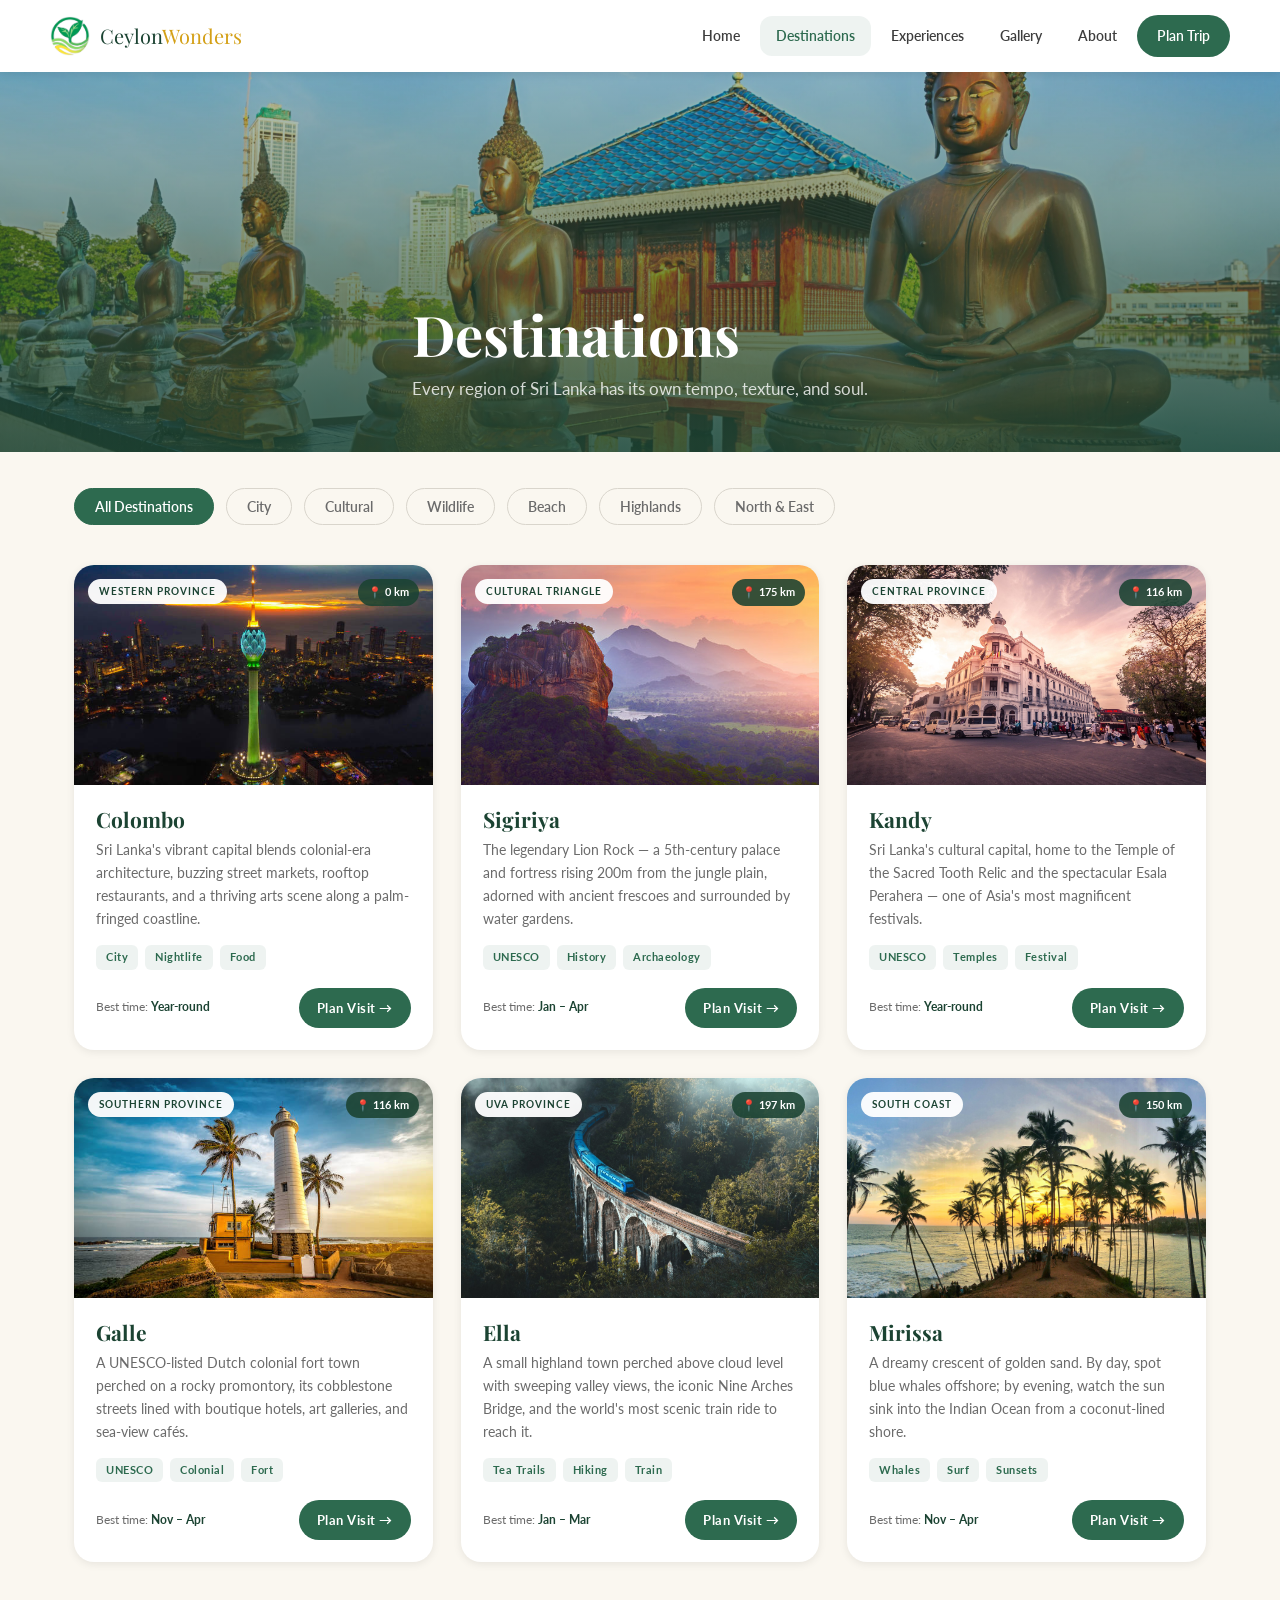
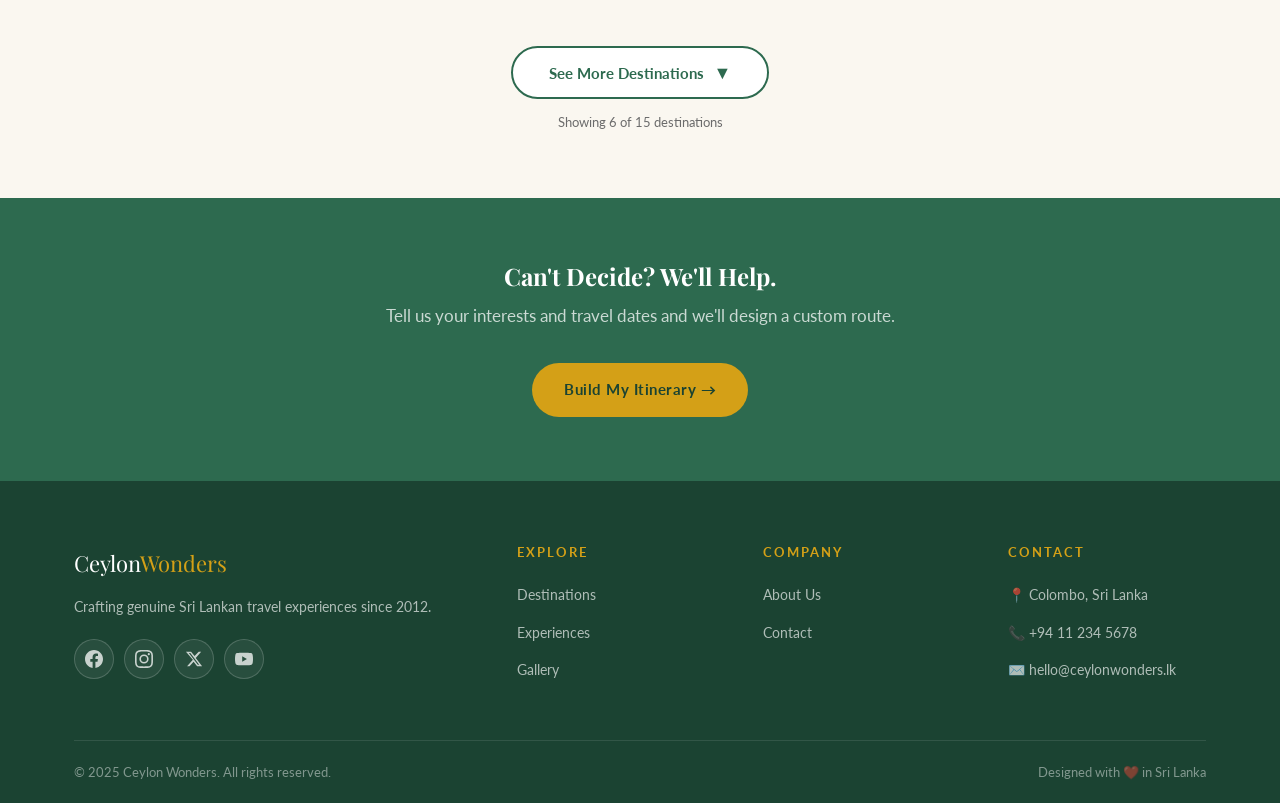
<file: Destinations.html>
<!DOCTYPE html>
<html lang="en">
<head>
  <meta charset="UTF-8" />
  <meta name="viewport" content="width=device-width, initial-scale=1.0" />
  <title>Destinations — Ceylon Wonders</title>
  <link rel="preconnect" href="https://fonts.googleapis.com" />
  <link href="https://fonts.googleapis.com/css2?family=Playfair+Display:ital,wght@0,400;0,700;1,400&family=Lato:wght@400;600;700&display=swap" rel="stylesheet" />
  <link rel="stylesheet" href="Style.css" />
  <link rel="icon" type="image/png" sizes="32x32" href="images/favicon-32.png" />
  <link rel="icon" type="image/png" sizes="16x16" href="images/favicon-16.png" />
  <link rel="apple-touch-icon" href="images/favicon-192.png" />
  <style>
    .filter-bar { padding: 36px 0 0; }
    .filter-bar-inner { display: flex; align-items: center; gap: 12px; flex-wrap: wrap; }
    .filter-btn {
      padding: 9px 20px;
      border-radius: 100px;
      border: 1.5px solid #D9D5CC;
      background: transparent;
      font-size: 14px;
      font-weight: 600;
      font-family: 'Lato', sans-serif;
      color: var(--text-muted);
      cursor: pointer;
      transition: var(--transition);
    }
    .filter-btn:hover,
    .filter-btn.active { background: var(--green-mid); color: var(--white); border-color: var(--green-mid); }

    .destinations-section { padding: 40px 0 48px; }
    .dest-grid { display: grid; grid-template-columns: repeat(3, 1fr); gap: 28px; }

    .dest-full-card {
      background: var(--white);
      border-radius: var(--radius-lg);
      overflow: hidden;
      box-shadow: var(--shadow-sm);
      transition: var(--transition);
    }
    .dest-full-card:hover { transform: translateY(-6px); box-shadow: var(--shadow-lg); }
    .dest-full-card .card-img { height: 220px; position: relative; overflow: hidden; }
    .dest-full-card .card-img img { height: 100%; width: 100%; object-fit: cover; transition: transform 0.5s ease; }
    .dest-full-card:hover .card-img img { transform: scale(1.06); }
    .dest-full-card .card-img .region-badge {
      position: absolute;
      top: 14px; left: 14px;
      background: rgba(255,255,255,0.95);
      color: var(--green-dark);
      font-size: 10px;
      font-weight: 700;
      letter-spacing: 1px;
      text-transform: uppercase;
      padding: 4px 11px;
      border-radius: 100px;
    }
    .dest-full-card .card-img .dist-badge {
      position: absolute;
      top: 14px; right: 14px;
      background: rgba(27,67,50,0.88);
      color: var(--white);
      font-size: 11px;
      font-weight: 700;
      padding: 4px 10px;
      border-radius: 100px;
      display: flex;
      align-items: center;
      gap: 4px;
    }
    .dest-info { padding: 22px; }
    .dest-info h3 { font-size: 21px; color: var(--green-dark); margin-bottom: 7px; }
    .dest-info p { font-size: 13.5px; color: var(--text-muted); line-height: 1.7; margin-bottom: 14px; }
    .dest-tags { display: flex; gap: 7px; flex-wrap: wrap; margin-bottom: 18px; }
    .dest-tag { background: rgba(45,106,79,0.08); color: var(--green-mid); font-size: 11px; font-weight: 700; padding: 3px 10px; border-radius: var(--radius-sm); letter-spacing: 0.5px; }
    .dest-footer { display: flex; align-items: center; justify-content: space-between; }
    .dest-footer .best-time { font-size: 12px; color: var(--text-muted); }
    .dest-footer .best-time strong { color: var(--green-dark); }

    /* hidden-card class removed — JS controls visibility entirely */

    /* see more / less bar */
    .see-more-wrap {
      text-align: center;
      padding: 36px 0 64px;
    }
    .see-more-btn {
      display: inline-flex;
      align-items: center;
      gap: 10px;
      background: var(--white);
      color: var(--green-mid);
      border: 2px solid var(--green-mid);
      padding: 13px 36px;
      border-radius: 100px;
      font-size: 15px;
      font-weight: 700;
      font-family: 'Lato', sans-serif;
      cursor: pointer;
      transition: var(--transition);
    }
    .see-more-btn:hover { background: var(--green-mid); color: var(--white); }
    .see-more-btn .arrow { font-size: 18px; transition: transform 0.3s ease; }
    .see-more-btn.open .arrow { transform: rotate(180deg); }

    .dest-count-label {
      display: block;
      font-size: 13px;
      color: var(--text-muted);
      margin-top: 12px;
    }

    @media (max-width: 900px) { .dest-grid { grid-template-columns: 1fr 1fr; } }
    @media (max-width: 640px) { .dest-grid { grid-template-columns: 1fr; } }
  </style>
</head>
<body>

  <nav class="navbar scrolled" id="navbar">
    <div class="nav-inner">
      <a href="index.html" class="nav-logo">
	  <div class="nav-logo-icon" style="background:none;border-radius:0;box-shadow:none;">
	   <img src="images/logo.png" alt="Ceylon Wonders logo" style="width:100%;height:100%;object-fit:contain;" />
       </div>
	  <span class="nav-logo-text">Ceylon<span>Wonders</span></span></a>
      <div class="nav-links">
        <a href="index.html">Home</a>
        <a href="destinations.html" class="active">Destinations</a>
        <a href="experiences.html">Experiences</a>
        <a href="gallery.html">Gallery</a>
        <a href="about.html">About</a>
        <a href="contact.html" class="nav-cta">Plan Trip</a>
      </div>
      <div class="nav-hamburger" id="hamburger"><span></span><span></span><span></span></div>
    </div>
    <div class="nav-mobile" id="nav-mobile">
      <a href="index.html">Home</a><a href="destinations.html">Destinations</a><a href="experiences.html">Experiences</a><a href="gallery.html">Gallery</a><a href="about.html">About</a><a href="contact.html">Plan Trip</a>
    </div>
  </nav>

  <div style="height:72px;"></div>

  <div class="page-hero">
    <div class="page-hero-bg" style="background-image:url('images/cfe4af68-11e4-4ef2-9815-f66ae16012e8.webp');"></div>
    <div class="page-hero-overlay"></div>
    <div class="container"><div class="page-hero-content"><h1>Destinations</h1><p>Every region of Sri Lanka has its own tempo, texture, and soul.</p></div></div>
  </div>

  <!-- FILTER -->
  <div class="filter-bar">
    <div class="container">
      <div class="filter-bar-inner">
        <button class="filter-btn active" data-filter="all">All Destinations</button>
        <button class="filter-btn" data-filter="city">City</button>
        <button class="filter-btn" data-filter="cultural">Cultural</button>
        <button class="filter-btn" data-filter="wildlife">Wildlife</button>
        <button class="filter-btn" data-filter="beach">Beach</button>
        <button class="filter-btn" data-filter="highlands">Highlands</button>
        <button class="filter-btn" data-filter="north">North & East</button>
      </div>
    </div>
  </div>

  <!-- DESTINATIONS GRID -->
  <section class="destinations-section">
    <div class="container">
      <div class="dest-grid" id="destGrid">

        <!-- 1. COLOMBO — 0 km -->
        <div class="dest-full-card" data-cat="city" data-index="1">
          <div class="card-img">
            <img src="images/istockphoto-2150515282-612x612.jpg" alt="Colombo"/>
            <span class="region-badge">Western Province</span>
            <span class="dist-badge">📍 0 km</span>
          </div>
          <div class="dest-info">
            <h3>Colombo</h3>
            <p>Sri Lanka's vibrant capital blends colonial-era architecture, buzzing street markets, rooftop restaurants, and a thriving arts scene along a palm-fringed coastline.</p>
            <div class="dest-tags"><span class="dest-tag">City</span><span class="dest-tag">Nightlife</span><span class="dest-tag">Food</span></div>
            <div class="dest-footer"><div class="best-time">Best time: <strong>Year-round</strong></div><a href="contact.html" class="btn-primary" style="padding:9px 18px;font-size:13px;">Plan Visit →</a></div>
          </div>
        </div>

        <!-- 2. SIGIRIYA — 175 km -->
        <div class="dest-full-card" data-cat="cultural" data-index="2">
          <div class="card-img">
            <img src="images/360_F_322535378_f2I0DBWZpMIUz6DQdFGzBgasc9uE3CKY.jpg" alt="Sigiriya"/>
            <span class="region-badge">Cultural Triangle</span>
            <span class="dist-badge">📍 175 km</span>
          </div>
          <div class="dest-info">
            <h3>Sigiriya</h3>
            <p>The legendary Lion Rock — a 5th-century palace and fortress rising 200m from the jungle plain, adorned with ancient frescoes and surrounded by water gardens.</p>
            <div class="dest-tags"><span class="dest-tag">UNESCO</span><span class="dest-tag">History</span><span class="dest-tag">Archaeology</span></div>
            <div class="dest-footer"><div class="best-time">Best time: <strong>Jan – Apr</strong></div><a href="contact.html" class="btn-primary" style="padding:9px 18px;font-size:13px;">Plan Visit →</a></div>
          </div>
        </div>

        <!-- 3. KANDY — 116 km -->
        <div class="dest-full-card" data-cat="cultural" data-index="3">
          <div class="card-img">
            <img src="images/Queen_s_Hotel_Kandy_5f7dfa59b5-scaled.jpg" alt="Kandy"/>
            <span class="region-badge">Central Province</span>
            <span class="dist-badge">📍 116 km</span>
          </div>
          <div class="dest-info">
            <h3>Kandy</h3>
            <p>Sri Lanka's cultural capital, home to the Temple of the Sacred Tooth Relic and the spectacular Esala Perahera — one of Asia's most magnificent festivals.</p>
            <div class="dest-tags"><span class="dest-tag">UNESCO</span><span class="dest-tag">Temples</span><span class="dest-tag">Festival</span></div>
            <div class="dest-footer"><div class="best-time">Best time: <strong>Year-round</strong></div><a href="contact.html" class="btn-primary" style="padding:9px 18px;font-size:13px;">Plan Visit →</a></div>
          </div>
        </div>

        <!-- 4. GALLE — 116 km -->
        <div class="dest-full-card" data-cat="cultural" data-index="4">
          <div class="card-img">
            <img src="images/istockphoto-1809403899-612x612.jpg" alt="Galle"/>
            <span class="region-badge">Southern Province</span>
            <span class="dist-badge">📍 116 km</span>
          </div>
          <div class="dest-info">
            <h3>Galle</h3>
            <p>A UNESCO-listed Dutch colonial fort town perched on a rocky promontory, its cobblestone streets lined with boutique hotels, art galleries, and sea-view cafés.</p>
            <div class="dest-tags"><span class="dest-tag">UNESCO</span><span class="dest-tag">Colonial</span><span class="dest-tag">Fort</span></div>
            <div class="dest-footer"><div class="best-time">Best time: <strong>Nov – Apr</strong></div><a href="contact.html" class="btn-primary" style="padding:9px 18px;font-size:13px;">Plan Visit →</a></div>
          </div>
        </div>

        <!-- 5. ELLA — 197 km -->
        <div class="dest-full-card" data-cat="highlands" data-index="5">
          <div class="card-img">
            <img src="images/demodara-nine-arch-bridge-ella-sri-lanka-scaled-1_77c0b1eb-4170-472a-b6df-950903726734.jpg" alt="Ella"/>
            <span class="region-badge">Uva Province</span>
            <span class="dist-badge">📍 197 km</span>
          </div>
          <div class="dest-info">
            <h3>Ella</h3>
            <p>A small highland town perched above cloud level with sweeping valley views, the iconic Nine Arches Bridge, and the world's most scenic train ride to reach it.</p>
            <div class="dest-tags"><span class="dest-tag">Tea Trails</span><span class="dest-tag">Hiking</span><span class="dest-tag">Train</span></div>
            <div class="dest-footer"><div class="best-time">Best time: <strong>Jan – Mar</strong></div><a href="contact.html" class="btn-primary" style="padding:9px 18px;font-size:13px;">Plan Visit →</a></div>
          </div>
        </div>

        <!-- 6. MIRISSA — 150 km -->
        <div class="dest-full-card" data-cat="beach" data-index="6">
          <div class="card-img">
            <img src="images/coco.jpg" alt="Mirissa"/>
            <span class="region-badge">South Coast</span>
            <span class="dist-badge">📍 150 km</span>
          </div>
          <div class="dest-info">
            <h3>Mirissa</h3>
            <p>A dreamy crescent of golden sand. By day, spot blue whales offshore; by evening, watch the sun sink into the Indian Ocean from a coconut-lined shore.</p>
            <div class="dest-tags"><span class="dest-tag">Whales</span><span class="dest-tag">Surf</span><span class="dest-tag">Sunsets</span></div>
            <div class="dest-footer"><div class="best-time">Best time: <strong>Nov – Apr</strong></div><a href="contact.html" class="btn-primary" style="padding:9px 18px;font-size:13px;">Plan Visit →</a></div>
          </div>
        </div>

        <!-- 7. POLONNARUWA — 216 km  [hidden by default] -->
        <div class="dest-full-card hidden-card" data-cat="cultural" data-index="7">
          <div class="card-img">
            <img src="images/sacred-quadrangle-at-polonnaruwa-ancient-city-pulathisipura-and-vijayarajapura-in-sri-lanka-photo.jpg" alt="Polonnaruwa"/>
            <span class="region-badge">Cultural Triangle</span>
            <span class="dist-badge">📍 216 km</span>
          </div>
          <div class="dest-info">
            <h3>Polonnaruwa</h3>
            <p>A medieval royal capital spread across the plains — colossal Buddha statues, intact palaces, and vast irrigation tanks that still water the land today.</p>
            <div class="dest-tags"><span class="dest-tag">UNESCO</span><span class="dest-tag">Ruins</span><span class="dest-tag">Cycling</span></div>
            <div class="dest-footer"><div class="best-time">Best time: <strong>May – Sep</strong></div><a href="contact.html" class="btn-primary" style="padding:9px 18px;font-size:13px;">Plan Visit →</a></div>
          </div>
        </div>

        <!-- 8. YALA — 300 km  [hidden] -->
        <div class="dest-full-card hidden-card" data-cat="wildlife" data-index="8">
          <div class="card-img">
            <img src="images/yala-leopard.webp" alt="Yala"/>
            <span class="region-badge">Southern Province</span>
            <span class="dist-badge">📍 300 km</span>
          </div>
          <div class="dest-info">
            <h3>Yala National Park</h3>
            <p>Home to the world's densest wild leopard population. Also elephants, sloth bears, crocodiles, and over 200 bird species in stunning dry-zone terrain.</p>
            <div class="dest-tags"><span class="dest-tag">Safari</span><span class="dest-tag">Leopards</span><span class="dest-tag">Birdwatching</span></div>
            <div class="dest-footer"><div class="best-time">Best time: <strong>Feb – Jul</strong></div><a href="contact.html" class="btn-primary" style="padding:9px 18px;font-size:13px;">Plan Visit →</a></div>
          </div>
        </div>

        <!-- 9. UDAWALAWE — 165 km  [hidden] -->
        <div class="dest-full-card hidden-card" data-cat="wildlife" data-index="9">
          <div class="card-img">
            <img src="images/udawalawe-national-park.jpg" alt="Udawalawe"/>
            <span class="region-badge">Sabaragamuwa</span>
            <span class="dist-badge">📍 165 km</span>
          </div>
          <div class="dest-info">
            <h3>Udawalawe</h3>
            <p>The best place in Sri Lanka to see large herds of wild elephants — up to 600 individuals roam this 30,000-hectare park around a vast reservoir.</p>
            <div class="dest-tags"><span class="dest-tag">Elephants</span><span class="dest-tag">Safari</span><span class="dest-tag">Family</span></div>
            <div class="dest-footer"><div class="best-time">Best time: <strong>Year-round</strong></div><a href="contact.html" class="btn-primary" style="padding:9px 18px;font-size:13px;">Plan Visit →</a></div>
          </div>
        </div>

        <!-- 10. TRINCOMALEE — 257 km  [hidden] -->
        <div class="dest-full-card hidden-card" data-cat="beach" data-index="10">
          <div class="card-img">
            <img src="images/01.jpg" alt="Trincomalee"/>
            <span class="region-badge">East Coast</span>
            <span class="dist-badge">📍 257 km</span>
          </div>
          <div class="dest-info">
            <h3>Trincomalee</h3>
            <p>Crystal-clear lagoons, deserted white-sand bays, and some of Asia's best snorkelling and diving in the warm waters of Pigeon Island Marine National Park.</p>
            <div class="dest-tags"><span class="dest-tag">Diving</span><span class="dest-tag">Snorkelling</span><span class="dest-tag">Beaches</span></div>
            <div class="dest-footer"><div class="best-time">Best time: <strong>May – Sep</strong></div><a href="contact.html" class="btn-primary" style="padding:9px 18px;font-size:13px;">Plan Visit →</a></div>
          </div>
        </div>

        <!-- 11. ADAM'S PEAK — 102 km  [hidden] -->
        <div class="dest-full-card hidden-card" data-cat="highlands" data-index="11">
          <div class="card-img">
            <img src="images/climbing-adams-peak-bell-mountain.jpg" alt="Adam's Peak"/>
            <span class="region-badge">Sabaragamuwa</span>
            <span class="dist-badge">📍 102 km</span>
          </div>
          <div class="dest-info">
            <h3>Adam's Peak</h3>
            <p>Sri Lanka's most sacred mountain, revered by Buddhists, Hindus, Muslims, and Christians alike. The pre-dawn pilgrimage to the summit is a deeply spiritual experience.</p>
            <div class="dest-tags"><span class="dest-tag">Pilgrimage</span><span class="dest-tag">Trekking</span><span class="dest-tag">Sunrise</span></div>
            <div class="dest-footer"><div class="best-time">Best time: <strong>Dec – May</strong></div><a href="contact.html" class="btn-primary" style="padding:9px 18px;font-size:13px;">Plan Visit →</a></div>
          </div>
        </div>

        <!-- 12. LIPTON'S SEAT (Haputale) — 186 km  [hidden] -->
        <div class="dest-full-card hidden-card" data-cat="highlands" data-index="12">
          <div class="card-img">
            <img src="images/e2.jpg" alt="Lipton's Seat, Haputale"/>
            <span class="region-badge">Uva Province</span>
            <span class="dist-badge">📍 186 km</span>
          </div>
          <div class="dest-info">
            <h3>Lipton's Seat, Haputale</h3>
            <p>Perched at 1,970m, this legendary viewpoint — favoured by Sir Thomas Lipton himself — offers a 270° panorama over rolling tea estates, valleys, and on a clear day, both coasts of Sri Lanka.</p>
            <div class="dest-tags"><span class="dest-tag">Tea Country</span><span class="dest-tag">Viewpoint</span><span class="dest-tag">Hiking</span></div>
            <div class="dest-footer"><div class="best-time">Best time: <strong>Jan – Apr</strong></div><a href="contact.html" class="btn-primary" style="padding:9px 18px;font-size:13px;">Plan Visit →</a></div>
          </div>
        </div>

        <!-- 13. KNUCKLES MOUNTAIN RANGE — 120 km  [hidden] -->
        <div class="dest-full-card hidden-card" data-cat="highlands" data-index="13">
          <div class="card-img">
            <img src="images/knuckles-mountain-range-001-1.avif" alt="Knuckles Mountain Range"/>
            <span class="region-badge">Central Province</span>
            <span class="dist-badge">📍 120 km</span>
          </div>
          <div class="dest-info">
            <h3>Knuckles Mountain Range</h3>
            <p>A UNESCO World Heritage wilderness of jagged cloud-capped peaks, misty waterfalls, and rare endemic wildlife — one of Sri Lanka's last true frontiers for trekkers and naturalists.</p>
            <div class="dest-tags"><span class="dest-tag">UNESCO</span><span class="dest-tag">Trekking</span><span class="dest-tag">Wildlife</span></div>
            <div class="dest-footer"><div class="best-time">Best time: <strong>Feb – May</strong></div><a href="contact.html" class="btn-primary" style="padding:9px 18px;font-size:13px;">Plan Visit →</a></div>
          </div>
        </div>

        <!-- 14. UPPER DIYALUMA FALLS — 195 km  [hidden] -->
        <div class="dest-full-card hidden-card" data-cat="highlands" data-index="14">
          <div class="card-img">
            <img src="images/29.jpg" alt="Upper Diyaluma Falls"/>
            <span class="region-badge">Uva Province</span>
            <span class="dist-badge">📍 195 km</span>
          </div>
          <div class="dest-info">
            <h3>Upper Diyaluma Falls</h3>
            <p>Sri Lanka's second highest waterfall at 171m, with a series of stunning natural infinity pools at the top that cascade down through lush jungle. A hidden gem worth every step of the climb.</p>
            <div class="dest-tags"><span class="dest-tag">Waterfall</span><span class="dest-tag">Natural Pools</span><span class="dest-tag">Hiking</span></div>
            <div class="dest-footer"><div class="best-time">Best time: <strong>Oct – Jan</strong></div><a href="contact.html" class="btn-primary" style="padding:9px 18px;font-size:13px;">Plan Visit →</a></div>
          </div>
        </div>

        <!-- 15. JAFFNA — 400 km  [hidden] -->
        <div class="dest-full-card hidden-card" data-cat="north" data-index="15">
          <div class="card-img">
            <img src="images/Jaffna-Fort-Sri-Lanka.jpg" alt="Jaffna"/>
            <span class="region-badge">Northern Province</span>
            <span class="dist-badge">📍 400 km</span>
          </div>
          <div class="dest-info">
            <h3>Jaffna</h3>
            <p>Sri Lanka's northern heart — a city of Tamil heritage, vivid Hindu temples, Dutch colonial forts, and a distinctive cuisine flavoured with palmyra and fresh seafood.</p>
            <div class="dest-tags"><span class="dest-tag">Heritage</span><span class="dest-tag">Temples</span><span class="dest-tag">Cuisine</span></div>
            <div class="dest-footer"><div class="best-time">Best time: <strong>May – Sep</strong></div><a href="contact.html" class="btn-primary" style="padding:9px 18px;font-size:13px;">Plan Visit →</a></div>
          </div>
        </div>

      </div><!-- /.dest-grid -->
    </div>
  </section>

  <!-- SEE MORE / LESS -->
  <div class="see-more-wrap" id="seeMoreWrap">
    <button class="see-more-btn" id="seeMoreBtn">
      <span id="seeMoreText">See More Destinations</span>
      <span class="arrow" id="seeMoreArrow">▼</span>
    </button>
    <span class="dest-count-label" id="countLabel">Showing 6 of 15 destinations</span>
  </div>

  <section style="background:var(--green-mid); padding:64px 0; text-align:center;">
    <div class="container">
      <h2 style="color:var(--white); margin-bottom:12px;">Can't Decide? We'll Help.</h2>
      <p style="color:rgba(255,255,255,0.75); font-size:17px; margin-bottom:32px;">Tell us your interests and travel dates and we'll design a custom route.</p>
      <a href="contact.html" class="btn-primary" style="background:var(--gold); color:var(--green-dark);">Build My Itinerary →</a>
    </div>
  </section>

  <footer>
    <div class="container">
      <div class="footer-grid">
        <div class="footer-brand">
          <span class="nav-logo-text">Ceylon<span style="color:var(--gold)">Wonders</span></span>
          <p>Crafting genuine Sri Lankan travel experiences since 2012.</p>
          <div class="footer-social">
            <a href="#" class="fb" aria-label="Facebook">
              <svg viewBox="0 0 24 24" xmlns="http://www.w3.org/2000/svg"><path d="M24 12.073C24 5.405 18.627 0 12 0S0 5.405 0 12.073C0 18.1 4.388 23.094 10.125 24v-8.437H7.078v-3.49h3.047V9.41c0-3.025 1.792-4.697 4.533-4.697 1.312 0 2.686.236 2.686.236v2.97h-1.513c-1.491 0-1.956.93-1.956 1.886v2.268h3.328l-.532 3.49h-2.796V24C19.612 23.094 24 18.1 24 12.073z"/></svg>
            </a>
            <a href="#" class="ig" aria-label="Instagram">
              <svg viewBox="0 0 24 24" xmlns="http://www.w3.org/2000/svg"><path d="M12 2.163c3.204 0 3.584.012 4.85.07 3.252.148 4.771 1.691 4.919 4.919.058 1.265.069 1.645.069 4.849 0 3.205-.012 3.584-.069 4.849-.149 3.225-1.664 4.771-4.919 4.919-1.266.058-1.644.07-4.85.07-3.204 0-3.584-.012-4.849-.07-3.26-.149-4.771-1.699-4.919-4.92-.058-1.265-.07-1.644-.07-4.849 0-3.204.013-3.583.07-4.849.149-3.227 1.664-4.771 4.919-4.919 1.266-.057 1.645-.069 4.849-.069zM12 0C8.741 0 8.333.014 7.053.072 2.695.272.273 2.69.073 7.052.014 8.333 0 8.741 0 12c0 3.259.014 3.668.072 4.948.2 4.358 2.618 6.78 6.98 6.98C8.333 23.986 8.741 24 12 24c3.259 0 3.668-.014 4.948-.072 4.354-.2 6.782-2.618 6.979-6.98.059-1.28.073-1.689.073-4.948 0-3.259-.014-3.667-.072-4.947-.196-4.354-2.617-6.78-6.979-6.98C15.668.014 15.259 0 12 0zm0 5.838a6.162 6.162 0 100 12.324 6.162 6.162 0 000-12.324zM12 16a4 4 0 110-8 4 4 0 010 8zm6.406-11.845a1.44 1.44 0 100 2.881 1.44 1.44 0 000-2.881z"/></svg>
            </a>
            <a href="#" class="tw" aria-label="X (Twitter)">
              <svg viewBox="0 0 24 24" xmlns="http://www.w3.org/2000/svg"><path d="M18.244 2.25h3.308l-7.227 8.26 8.502 11.24H16.17l-4.714-6.231-5.401 6.231H2.746l7.73-8.835L1.254 2.25H8.08l4.713 5.894 5.45-5.894zm-1.161 17.52h1.833L7.084 4.126H5.117z"/></svg>
            </a>
            <a href="#" class="yt" aria-label="YouTube">
              <svg viewBox="0 0 24 24" xmlns="http://www.w3.org/2000/svg"><path d="M23.495 6.205a3.007 3.007 0 00-2.088-2.088c-1.87-.501-9.396-.501-9.396-.501s-7.507-.01-9.396.501A3.007 3.007 0 00.527 6.205a31.247 31.247 0 00-.522 5.805 31.247 31.247 0 00.522 5.783 3.007 3.007 0 002.088 2.088c1.868.502 9.396.502 9.396.502s7.506 0 9.396-.502a3.007 3.007 0 002.088-2.088 31.247 31.247 0 00.5-5.783 31.247 31.247 0 00-.5-5.805zM9.609 15.601V8.408l6.264 3.602z"/></svg>
            </a>
          </div>
        </div>
        <div class="footer-col"><h4>Explore</h4><ul><li><a href="destinations.html">Destinations</a></li><li><a href="experiences.html">Experiences</a></li><li><a href="gallery.html">Gallery</a></li></ul></div>
        <div class="footer-col"><h4>Company</h4><ul><li><a href="about.html">About Us</a></li><li><a href="contact.html">Contact</a></li></ul></div>
        <div class="footer-col"><h4>Contact</h4><ul><li><a href="#">📍 Colombo, Sri Lanka</a></li><li><a href="#">📞 +94 11 234 5678</a></li><li><a href="#">✉️ hello@ceylonwonders.lk</a></li></ul></div>
      </div>
      <div class="footer-bottom"><span>© 2025 Ceylon Wonders. All rights reserved.</span><span>Designed with ❤️ in Sri Lanka</span></div>
    </div>
  </footer>

  <script>
    /* ── Navbar hamburger ── */
    document.getElementById('hamburger').addEventListener('click', function() {
      document.getElementById('nav-mobile').classList.toggle('open');
    });

    /* ── Config ── */
    var INITIAL_SHOW = 6;
    var expanded = false;
    var currentFilter = 'all';

    var allCards = Array.from(document.querySelectorAll('.dest-full-card'));

    /* ── Core render function ── */
    function render() {
      // get cards matching current filter
      var matched = allCards.filter(function(card) {
        return currentFilter === 'all' || card.getAttribute('data-cat') === currentFilter;
      });

      var total = matched.length;

      // show/hide each card
      allCards.forEach(function(card) {
        card.style.display = 'none';
      });

      var limit = expanded ? total : Math.min(INITIAL_SHOW, total);
      for (var i = 0; i < limit; i++) {
        matched[i].style.display = 'block';
      }

      // update button + label
      var wrap  = document.getElementById('seeMoreWrap');
      var label = document.getElementById('countLabel');
      var btnText = document.getElementById('seeMoreText');
      var btnEl   = document.getElementById('seeMoreBtn');

      if (total <= INITIAL_SHOW) {
        wrap.style.display = 'none';
      } else {
        wrap.style.display = 'block';
        label.textContent = 'Showing ' + limit + ' of ' + total + ' destinations';
        if (expanded) {
          btnText.textContent = 'Show Less';
          btnEl.classList.add('open');
        } else {
          btnText.textContent = 'See More Destinations';
          btnEl.classList.remove('open');
        }
      }
    }

    /* ── Filter buttons ── */
    var filterBtns = document.querySelectorAll('.filter-btn');
    filterBtns.forEach(function(btn) {
      btn.addEventListener('click', function() {
        filterBtns.forEach(function(b) { b.classList.remove('active'); });
        btn.classList.add('active');
        currentFilter = btn.getAttribute('data-filter');
        expanded = false;
        render();
      });
    });

    /* ── See more / less button ── */
    document.getElementById('seeMoreBtn').addEventListener('click', function() {
      expanded = !expanded;
      render();
      if (!expanded) {
        document.getElementById('destGrid').scrollIntoView({ behavior: 'smooth', block: 'start' });
      }
    });

    /* ── Init on page load ── */
    render();
  </script>
</body>
</html>
</file>
<file: Style.css>
/* ===== RESET & BASE ===== */
*, *::before, *::after { box-sizing: border-box; margin: 0; padding: 0; }

:root {
  --green-dark:   #1B4332;
  --green-mid:    #2D6A4F;
  --green-light:  #52B788;
  --gold:         #D4A017;
  --gold-light:   #F0C44A;
  --cream:        #FAF7F0;
  --cream-dark:   #F0EBE0;
  --brown:        #6B3A2A;
  --text-dark:    #1A1A1A;
  --text-mid:     #3D3D3D;
  --text-muted:   #6B6B6B;
  --white:        #FFFFFF;
  --shadow-sm:    0 2px 8px rgba(0,0,0,0.08);
  --shadow-md:    0 6px 24px rgba(0,0,0,0.12);
  --shadow-lg:    0 16px 48px rgba(0,0,0,0.16);
  --radius-sm:    6px;
  --radius-md:    12px;
  --radius-lg:    20px;
  --radius-xl:    32px;
  --transition:   all 0.3s ease;
}

html { scroll-behavior: smooth; }

body {
  font-family: 'Lato', sans-serif;
  color: var(--text-dark);
  background: var(--cream);
  line-height: 1.7;
  font-size: 16px;
}

img { display: block; width: 100%; object-fit: cover; }
a { text-decoration: none; color: inherit; }
ul { list-style: none; }

h1, h2, h3, h4 {
  font-family: 'Playfair Display', serif;
  line-height: 1.2;
}

/* ===== UTILITY ===== */
.container {
  max-width: 1180px;
  margin: 0 auto;
  padding: 0 24px;
}

.section-label {
  font-family: 'Lato', sans-serif;
  font-size: 12px;
  font-weight: 700;
  letter-spacing: 3px;
  text-transform: uppercase;
  color: var(--gold);
  display: block;
  margin-bottom: 12px;
}

.section-title {
  font-size: clamp(28px, 4vw, 44px);
  color: var(--green-dark);
  margin-bottom: 16px;
}

.section-subtitle {
  font-size: 17px;
  color: var(--text-muted);
  max-width: 560px;
  line-height: 1.8;
}

.btn-primary {
  display: inline-flex;
  align-items: center;
  gap: 8px;
  background: var(--green-mid);
  color: var(--white);
  padding: 14px 32px;
  border-radius: var(--radius-xl);
  font-weight: 700;
  font-size: 15px;
  letter-spacing: 0.5px;
  transition: var(--transition);
  border: none;
  cursor: pointer;
}
.btn-primary:hover { background: var(--green-dark); transform: translateY(-2px); box-shadow: var(--shadow-md); }

.btn-outline {
  display: inline-flex;
  align-items: center;
  gap: 8px;
  background: transparent;
  color: var(--green-mid);
  padding: 13px 32px;
  border-radius: var(--radius-xl);
  font-weight: 700;
  font-size: 15px;
  border: 2px solid var(--green-mid);
  transition: var(--transition);
  cursor: pointer;
}
.btn-outline:hover { background: var(--green-mid); color: var(--white); transform: translateY(-2px); }

/* ===== NAVBAR ===== */
.navbar {
  position: fixed;
  top: 0; left: 0; right: 0;
  z-index: 1000;
  padding: 0 24px;
  transition: var(--transition);
}
.navbar.scrolled {
  background: rgba(255,255,255,0.97);
  box-shadow: var(--shadow-sm);
  backdrop-filter: blur(12px);
}
.nav-inner {
  max-width: 1180px;
  margin: 0 auto;
  display: flex;
  align-items: center;
  justify-content: space-between;
  height: 72px;
}
.nav-logo {
  display: flex;
  align-items: center;
  gap: 10px;
}
.nav-logo-icon {
  width: 40px; height: 40px;
  background: var(--green-mid);
  border-radius: var(--radius-sm);
  display: flex; align-items: center; justify-content: center;
  font-size: 20px;
}
.nav-logo-text {
  font-family: 'Playfair Display', serif;
  font-size: 20px;
  color: var(--green-dark);
}
.nav-logo-text span { color: var(--gold); }

.nav-links {
  display: flex;
  align-items: center;
  gap: 4px;
}
.nav-links a {
  padding: 8px 16px;
  border-radius: var(--radius-md);
  font-size: 14px;
  font-weight: 600;
  color: var(--text-mid);
  transition: var(--transition);
}
.nav-links a:hover,
.nav-links a.active { color: var(--green-mid); background: rgba(45,106,79,0.08); }

.nav-cta {
  background: var(--green-mid);
  color: var(--white) !important;
  padding: 9px 20px !important;
  border-radius: var(--radius-xl) !important;
}
.nav-cta:hover { background: var(--green-dark) !important; color: var(--white) !important; }

.nav-hamburger {
  display: none;
  flex-direction: column;
  gap: 5px;
  cursor: pointer;
  padding: 8px;
}
.nav-hamburger span {
  display: block;
  width: 24px; height: 2px;
  background: var(--green-dark);
  border-radius: 2px;
  transition: var(--transition);
}
.nav-mobile {
  display: none;
  flex-direction: column;
  background: var(--white);
  padding: 16px 24px 24px;
  box-shadow: var(--shadow-md);
  gap: 4px;
}
.nav-mobile a {
  display: block;
  padding: 10px 12px;
  border-radius: var(--radius-sm);
  font-size: 15px;
  font-weight: 600;
  color: var(--text-mid);
  transition: var(--transition);
}
.nav-mobile a:hover { color: var(--green-mid); background: rgba(45,106,79,0.06); }
.nav-mobile.open { display: flex; }

/* ===== FOOTER ===== */
footer {
  background: var(--green-dark);
  color: rgba(255,255,255,0.85);
  padding: 64px 0 0;
}
.footer-grid {
  display: grid;
  grid-template-columns: 2fr 1fr 1fr 1fr;
  gap: 48px;
  margin-bottom: 48px;
}
.footer-brand .nav-logo-text { color: var(--white); font-size: 22px; margin-bottom: 12px; display: block; }
.footer-brand p { font-size: 14px; line-height: 1.8; color: rgba(255,255,255,0.65); margin-bottom: 20px; }
.footer-social { display: flex; gap: 10px; }
.footer-social a {
  width: 40px; height: 40px;
  border-radius: 50%;
  border: 1px solid rgba(255,255,255,0.18);
  background: rgba(255,255,255,0.06);
  display: flex; align-items: center; justify-content: center;
  transition: var(--transition);
  flex-shrink: 0;
}
.footer-social a svg {
  width: 18px; height: 18px;
  fill: rgba(255,255,255,0.75);
  transition: var(--transition);
}
.footer-social a:hover svg { fill: var(--white); }
.footer-social a.fb:hover  { background: #1877F2; border-color: #1877F2; }
.footer-social a.ig:hover  { background: radial-gradient(circle at 30% 107%, #fdf497 0%, #fdf497 5%, #fd5949 45%, #d6249f 60%, #285AEB 90%); border-color: #d6249f; }
.footer-social a.tw:hover  { background: #000000; border-color: #000000; }
.footer-social a.yt:hover  { background: #FF0000; border-color: #FF0000; }
.footer-col h4 { font-family: 'Lato', sans-serif; font-size: 13px; font-weight: 700; letter-spacing: 2px; text-transform: uppercase; color: var(--gold); margin-bottom: 20px; }
.footer-col ul li { margin-bottom: 10px; }
.footer-col ul li a { font-size: 14px; color: rgba(255,255,255,0.65); transition: var(--transition); }
.footer-col ul li a:hover { color: var(--white); }
.footer-bottom {
  border-top: 1px solid rgba(255,255,255,0.1);
  padding: 20px 0;
  display: flex;
  align-items: center;
  justify-content: space-between;
  font-size: 13px;
  color: rgba(255,255,255,0.45);
}

/* ===== PAGE HERO (inner pages) ===== */
.page-hero {
  height: 380px;
  position: relative;
  display: flex;
  align-items: flex-end;
  overflow: hidden;
}
.page-hero-bg {
  position: absolute;
  inset: 0;
  background-size: cover;
  background-position: center;
}
.page-hero-overlay {
  position: absolute;
  inset: 0;
  background: linear-gradient(to top, rgba(27,67,50,0.85) 0%, rgba(27,67,50,0.3) 100%);
}
.page-hero-content {
  position: relative;
  z-index: 2;
  padding: 48px 24px;
  max-width: 1180px;
  margin: 0 auto;
  width: 100%;
}
.page-hero-content h1 { font-size: clamp(32px, 5vw, 56px); color: var(--white); margin-bottom: 8px; }
.page-hero-content p { font-size: 17px; color: rgba(255,255,255,0.8); }

/* ===== CARDS ===== */
.card {
  background: var(--white);
  border-radius: var(--radius-lg);
  overflow: hidden;
  box-shadow: var(--shadow-sm);
  transition: var(--transition);
}
.card:hover { transform: translateY(-6px); box-shadow: var(--shadow-lg); }
.card-img { height: 220px; }
.card-body { padding: 24px; }
.card-tag {
  display: inline-block;
  background: rgba(45,106,79,0.1);
  color: var(--green-mid);
  font-size: 11px;
  font-weight: 700;
  letter-spacing: 1.5px;
  text-transform: uppercase;
  padding: 4px 10px;
  border-radius: var(--radius-sm);
  margin-bottom: 10px;
}
.card-body h3 { font-size: 20px; color: var(--green-dark); margin-bottom: 8px; }
.card-body p { font-size: 14px; color: var(--text-muted); line-height: 1.7; margin-bottom: 16px; }
.card-meta { display: flex; align-items: center; gap: 16px; font-size: 13px; color: var(--text-muted); }
.card-meta span { display: flex; align-items: center; gap: 4px; }

/* ===== RESPONSIVE ===== */
@media (max-width: 900px) {
  .footer-grid { grid-template-columns: 1fr 1fr; gap: 32px; }
}
@media (max-width: 640px) {
  .nav-links { display: none; }
  .nav-hamburger { display: flex; }
  .footer-grid { grid-template-columns: 1fr; gap: 28px; }
  .footer-bottom { flex-direction: column; gap: 8px; text-align: center; }
  .page-hero { height: 280px; }
}
</file>
